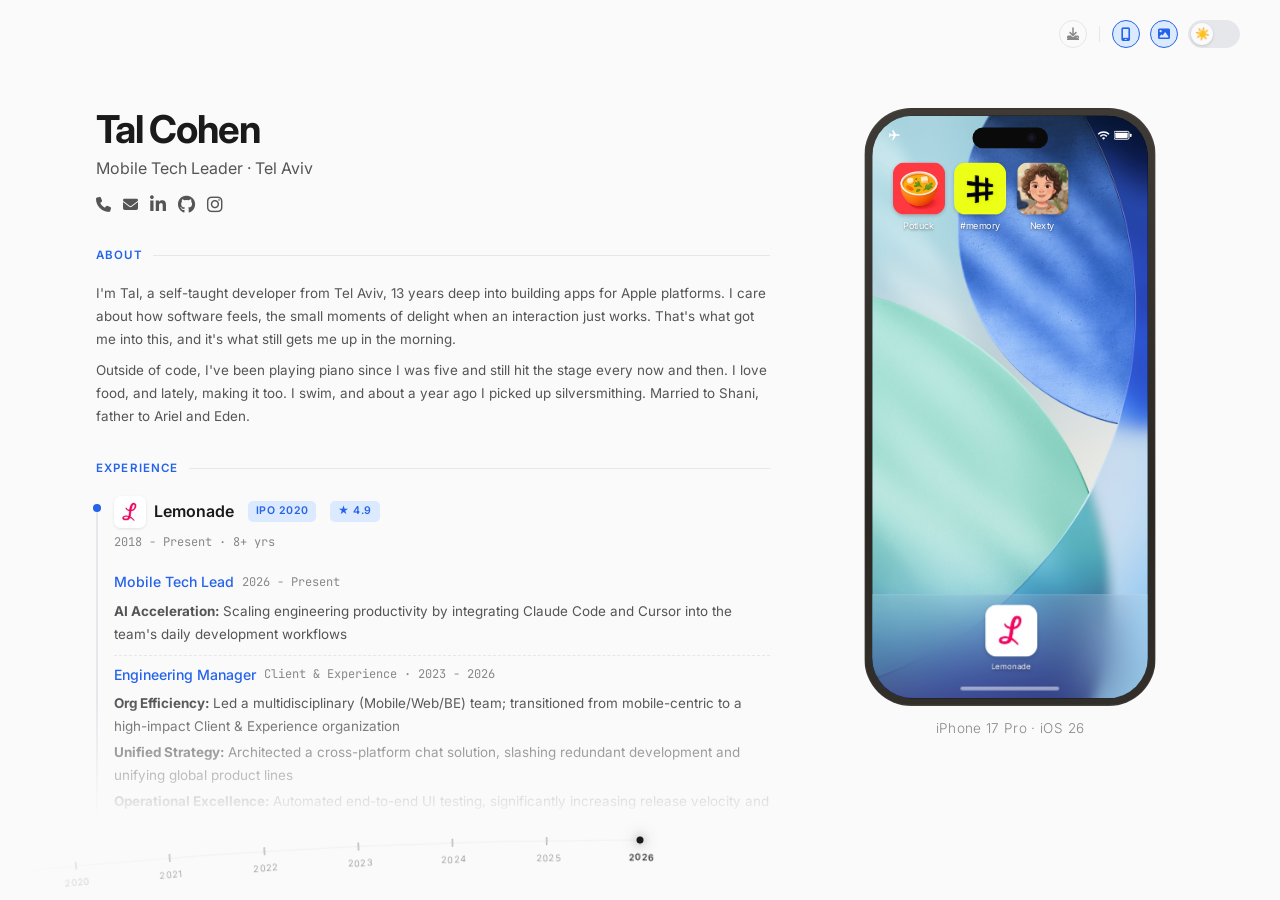
<file: index.html>
<!--
  ╔══════════════════════════════════════════════════════════╗
  ║                                                          ║
  ║   Hey, you're looking at the source. Nice.              ║
  ║                                                          ║
  ║   Tal Cohen                                              ║
  ║   Mobile Tech Lead · Tel Aviv                            ║
  ║                                                          ║
  ║   talthent@gmail.com                                     ║
  ║   +972 52 572 3333                                       ║
  ║   linkedin.com/in/tal-cohen-ios                          ║
  ║   github.com/talthent                                    ║
  ║   instagram.com/talthent                                 ║
  ║                                                          ║
  ╚══════════════════════════════════════════════════════════╝
-->
<!DOCTYPE html>
<html lang="en" data-theme="light" style="color-scheme: light dark">
<head>
  <meta charset="UTF-8">
  <meta name="viewport" content="width=device-width, initial-scale=1.0, viewport-fit=cover">
  <title>Tal Cohen - Mobile Tech Leader</title>
  <meta name="description" content="Tal Cohen - Mobile Tech Leader at Lemonade. 12+ years of iOS development through every iPhone generation.">
  <meta name="theme-color" content="#ffffff" id="themeColorMeta">
  <link rel="icon" href="data:image/svg+xml,<svg xmlns='http://www.w3.org/2000/svg' viewBox='0 0 100 100'><text y='.9em' font-size='90'>📱</text></svg>">
  <link rel="stylesheet" href="https://cdnjs.cloudflare.com/ajax/libs/font-awesome/6.5.1/css/all.min.css">
  <link rel="preconnect" href="https://fonts.googleapis.com">
  <link rel="preconnect" href="https://fonts.gstatic.com" crossorigin>
  <link href="https://fonts.googleapis.com/css2?family=Inter:wght@400;500;600;700&family=JetBrains+Mono:wght@400;500&display=swap" rel="stylesheet">
  <style>
    *, *::before, *::after { margin: 0; padding: 0; box-sizing: border-box; }

    :root {
      --sans: 'Inter', -apple-system, BlinkMacSystemFont, sans-serif;
      --mono: 'JetBrains Mono', monospace;
      --t: 0.3s ease;
      --spring: cubic-bezier(0.16, 1, 0.3, 1);
    }

    [data-theme="light"] {
      --bg: #fafafa; --card: #fff; --text: #1a1a1a; --dim: #555; --muted: #888;
      --accent: #2563eb; --accent-soft: #dbeafe; --border: #e5e7eb;
      --tag-bg: #f0f4ff; --tag-text: #2563eb;
      --shadow: 0 1px 3px rgba(0,0,0,0.06);
    }

    [data-theme="dark"] {
      --bg: #0f0f0f; --card: #1a1a1a; --text: #e5e5e5; --dim: #a3a3a3; --muted: #666;
      --accent: #60a5fa; --accent-soft: #1e3a5f; --border: #2a2a2a;
      --tag-bg: #1e293b; --tag-text: #93c5fd;
      --shadow: 0 1px 3px rgba(0,0,0,0.3);
    }

    html, body { height: 100%; background: var(--bg); }
    body {
      font-family: var(--sans); color: var(--text); line-height: 1.6;
      transition: background var(--t), color var(--t);
      -webkit-font-smoothing: antialiased; overflow: hidden;
    }

    /* Layout */
    .app {
      display: flex; flex-direction: column;
      height: 100vh; height: 100dvh;
      overflow: hidden; padding: 0 40px;
    }

    .app > * { opacity: 0; }
    .app.loaded > header { animation: fadeIn 1s ease forwards; }
    .app.loaded > .stage { animation: fadeIn 1.2s ease 0.2s forwards; }
    @keyframes fadeIn { to { opacity: 1; } }

    /* Header */
    header {
      z-index: 10; padding: 20px 0; flex-shrink: 0;
      display: flex; align-items: center; justify-content: space-between;
    }

    header h1 { font-size: 1.1rem; font-weight: 600; letter-spacing: -0.02em; white-space: nowrap; }

    .header-info {
      display: flex; align-items: baseline; gap: 16px;
      opacity: 0; transform: translateY(-8px);
      transition: opacity 0.3s, transform 0.3s;
      pointer-events: none;
    }
    .header-info.visible {
      opacity: 1; transform: translateY(0);
      pointer-events: auto;
    }

    .contact {
      display: flex; flex-wrap: wrap; gap: 12px; margin-left: 16px;
      font-size: 0.78rem; color: var(--muted); align-items: baseline;
    }
    .contact a, .hero-contact a { color: var(--dim); text-decoration: none; transition: color var(--t); display: inline-flex; align-items: center; }
    .contact a:hover, .hero-contact a:hover { color: var(--accent); }
    .contact a i { font-size: 14px; }
    .contact a .fa-solid { font-size: 12px; }
    .contact .sep { color: var(--border); }

    .actions { display: flex; align-items: center; gap: 10px; }

    .btn-pdf {
      padding: 5px 14px; border-radius: 980px;
      border: 1px solid var(--border); background: transparent;
      color: var(--dim); font-family: var(--sans); font-size: 0.78rem; font-weight: 500;
      cursor: pointer; transition: border-color var(--t), color var(--t);
      display: flex; align-items: center; gap: 6px;
    }
    .btn-pdf:hover { border-color: var(--accent); color: var(--accent); }

    .btn-round {
      width: 28px; height: 28px; border-radius: 50%;
      border: 1px solid var(--border); background: transparent;
      cursor: pointer; display: flex; align-items: center; justify-content: center;
      color: var(--muted); position: relative;
      transition: border-color var(--t), color var(--t), background var(--t);
    }
    .btn-round:hover { border-color: var(--dim); color: var(--dim); }
    .btn-round.active { border-color: var(--accent); background: var(--accent-soft); color: var(--accent); }

    .btn-about {
      padding: 5px 14px; border-radius: 980px;
      border: 1px solid var(--border); background: transparent;
      color: var(--dim); font-family: var(--sans); font-size: 0.78rem; font-weight: 500;
      cursor: pointer; transition: border-color var(--t), color var(--t);
    }
    .btn-about:hover { border-color: var(--accent); color: var(--accent); }

    .theme-toggle {
      width: 52px; height: 28px; border-radius: 14px;
      border: 1px solid var(--border); background: var(--border);
      cursor: pointer; display: flex; align-items: center; padding: 2px;
      transition: background var(--t), border-color var(--t);
    }
    .theme-toggle .knob {
      width: 22px; height: 22px; border-radius: 50%;
      background: var(--bg); display: flex; align-items: center; justify-content: center;
      font-size: 12px; box-shadow: 0 1px 3px rgba(0,0,0,0.15);
      transition: transform var(--t), background var(--t);
    }
    .theme-toggle .knob::after { content: '\2600\FE0F'; }
    [data-theme="dark"] .theme-toggle .knob { transform: translateX(24px); }
    [data-theme="dark"] .theme-toggle .knob::after { content: '\1F319'; }

    /* Stage */
    .stage { flex: 1; display: flex; min-height: 0; position: relative; justify-content: center; gap: 60px; }
    .stage::after {
      content: ''; position: absolute; left: -40px; right: -40px; bottom: 0; height: 200px;
      background: linear-gradient(to top, var(--bg) 40%, transparent);
      pointer-events: none; z-index: 1;
    }

    /* CV scroll */
    .cv {
      width: 680px; flex-shrink: 0; overflow-y: auto; overscroll-behavior: contain;
      padding: 0 0 140px 6px;
      scrollbar-width: none;
    }
    .cv::-webkit-scrollbar { display: none; }

.device-panel {
      width: 360px; flex-shrink: 0;
      display: flex; align-items: center; justify-content: center;
      overflow: visible; z-index: 5; padding: 20px 0 140px;
      transition: opacity 0.4s, width 0.6s var(--spring);
    }
    .collapsed .device-panel { opacity: 0; pointer-events: none; width: 0; }

    /* Hero */
    .hero {
      padding: 40px 0 32px;
    }
    .hero-name {
      font-size: 2.4rem; font-weight: 700; letter-spacing: -0.03em; line-height: 1.1;
    }
    .hero-title {
      font-size: 1rem; color: var(--dim); font-weight: 400; margin-top: 6px;
    }
    .hero-contact {
      display: flex; flex-wrap: wrap; gap: 12px; margin-top: 14px;
      font-size: 0.82rem; color: var(--muted);
    }
    .hero-contact a i { font-size: 18px; }
    .hero-contact a .fa-solid { font-size: 15px; }
    .hero-contact .sep { color: var(--border); }

    /* CV content */
    .section { margin-bottom: 32px; }
    .section h2 {
      font-size: 0.72rem; font-weight: 600; text-transform: uppercase;
      letter-spacing: 0.1em; color: var(--accent); margin-bottom: 18px;
      display: flex; align-items: center; gap: 10px;
    }
    .section h2::after { content: ''; flex: 1; height: 1px; background: var(--border); }

    .job {
      position: relative; padding-left: 18px; margin-bottom: 28px;
    }
    .job::before {
      content: ''; position: absolute; left: 0; top: 8px; bottom: -16px;
      width: 2px; background: var(--border);
    }
    .job:last-child::before { bottom: 8px; }
    .job::after {
      content: ''; position: absolute; left: -3px; top: 8px;
      width: 8px; height: 8px; border-radius: 50%; background: var(--accent);
    }

.row { display: flex; align-items: center; gap: 8px; }

    .icon-32 { width: 32px; height: 32px; border-radius: 7px; object-fit: cover; box-shadow: 0 1px 3px rgba(0,0,0,0.1); }
    .icon-20 { width: 20px; height: 20px; border-radius: 5px; object-fit: cover; vertical-align: middle; margin-right: 3px; }

    .company { font-size: 1rem; font-weight: 600; }

    .meta { display: flex; flex-wrap: wrap; gap: 8px; align-items: center; margin-top: 2px; }
    .role { font-size: 0.88rem; font-weight: 500; color: var(--accent); }
    .date { font-size: 0.75rem; color: var(--muted); font-family: var(--mono); }

    .desc { margin-top: 6px; font-size: 0.84rem; color: var(--dim); line-height: 1.7; }
    .desc ul { list-style: none; margin-top: 4px; }
    .desc li { margin-bottom: 3px; }

    .roles { margin-top: 10px; }
    .roles > div { padding: 6px 0; }
    .roles > div + div { border-top: 1px dashed var(--border); }

    .badge {
      display: inline-flex; font-size: 0.66rem; font-weight: 600;
      text-transform: uppercase; letter-spacing: 0.04em;
      padding: 2px 8px; border-radius: 5px;
      background: var(--accent-soft); color: var(--accent);
      margin-left: 6px; vertical-align: middle;
      transition: background var(--t), color var(--t);
    }

    .card {
      background: var(--card); border: 1px solid var(--border);
      border-radius: 12px; padding: 16px; margin-top: 10px;
      box-shadow: var(--shadow); transition: background var(--t), border-color var(--t);
    }
    .card h3 { font-size: 0.92rem; font-weight: 600; margin-bottom: 2px; }
    .card .sub { font-size: 0.75rem; color: var(--muted); font-family: var(--mono); margin-bottom: 6px; }
    .card p { font-size: 0.84rem; color: var(--dim); line-height: 1.6; }

    .tags { display: flex; flex-wrap: wrap; gap: 5px; margin-top: 8px; }
    .tag {
      font-size: 0.72rem; font-weight: 500; padding: 3px 9px; border-radius: 5px;
      background: var(--tag-bg); color: var(--tag-text);
      transition: background var(--t), color var(--t); white-space: nowrap;
    }

    .footer {
      text-align: center; padding: 32px 0 24px;
      font-size: 0.68rem; font-weight: 400; letter-spacing: 0.15em;
      text-transform: uppercase; color: var(--muted);
    }

    /* Device */
    .device { position: relative; flex-shrink: 0; cursor: default; transform-origin: center; }
    .device__frame { position: relative; overflow: hidden; width: var(--frame-w); height: var(--frame-h); border-radius: var(--frame-r); transition: width 0.7s var(--spring), height 0.7s var(--spring), border-radius 0.5s var(--spring), background 0.4s, border-color 0.4s; }
    .device__screen { position: absolute; overflow: hidden; display: flex; flex-direction: column; z-index: 1; top: var(--screen-top); left: var(--screen-side); right: var(--screen-side); bottom: var(--screen-bottom); border-radius: var(--screen-r); background: #000; transition: top 0.7s var(--spring), left 0.7s var(--spring), right 0.7s var(--spring), bottom 0.7s var(--spring), border-radius 0.5s var(--spring); }
    .device__wp { position: absolute; inset: 0; background-size: cover; background-position: center; transition: opacity 0.5s; }
    .device__bar { position: relative; z-index: 2; height: 20px; display: flex; align-items: flex-end; justify-content: space-between; padding: 0 12px; font-size: 7px; font-weight: 600; color: #fff; text-shadow: 0 0.5px 1px rgba(0,0,0,0.3); }
    .device__bar span { display: flex; align-items: flex-end; gap: 3px; }
    .device__grid { position: relative; z-index: 1; flex: 1; }
    .device__app { position: absolute; display: flex; flex-direction: column; align-items: center; gap: 3px; transition: left 0.5s var(--spring), top 0.5s var(--spring), transform 0.5s var(--spring), opacity 0.5s var(--spring); }
    .device__app.entering { opacity: 0; transform: scale(0.3); }
    .device__app.leaving { opacity: 0; transform: scale(0.3); pointer-events: none; }
    .device__app img { width: 40px; height: 40px; border-radius: 22%; object-fit: cover; box-shadow: 0 1px 3px rgba(0,0,0,0.2); }
    .device__app span { font-size: 7px; color: #fff; text-shadow: 0 0.5px 2px rgba(0,0,0,0.5); text-align: center; max-width: 44px; overflow: hidden; text-overflow: ellipsis; white-space: nowrap; }
    .device__dock { position: absolute; z-index: 3; bottom: 0; left: 0; right: 0; height: 80px; background: rgba(255,255,255,0.15); backdrop-filter: blur(20px); -webkit-backdrop-filter: blur(20px); border-top: 1px solid rgba(255,255,255,0.1); border-radius: 0 0 var(--screen-r) var(--screen-r); transition: border-radius 0.5s var(--spring); }
    .device__dock span { font-size: 6px; }
    .device__indicator { position: absolute; bottom: 6px; left: 50%; transform: translateX(-50%); width: 36%; height: 3px; border-radius: 2px; background: rgba(255,255,255,0.5); z-index: 3; transition: opacity 0.4s; }
    .device__home { position: absolute; bottom: 13px; left: 50%; transform: translateX(-50%); width: 32px; height: 32px; border-radius: 50%; border: 1.5px solid rgba(255,255,255,0.1); background: linear-gradient(180deg, #222, #1a1a1a); box-shadow: 0 1px 2px rgba(0,0,0,0.3), inset 0 1px 1px rgba(255,255,255,0.08); z-index: 5; transition: opacity 0.4s; }
    .device__home::after { content: ''; position: absolute; top: 50%; left: 50%; transform: translate(-50%,-50%); width: 22px; height: 22px; border-radius: 4px; border: 1px solid rgba(255,255,255,0.08); }
    [data-theme="dark"] .device__home { border-color: rgba(0,0,0,0.15); background: linear-gradient(180deg, #d0d0d0, #b8b8b8); }
    [data-theme="dark"] .device__home::after { border-color: rgba(0,0,0,0.12); }
    .device__notch { position: absolute; top: var(--screen-top); left: 50%; transform: translateX(-50%); width: var(--notch-w); height: var(--notch-h); background: #0a0a0a; border-radius: 0 0 8px 8px; z-index: 5; transition: opacity 0.4s, width 0.5s var(--spring), height 0.5s var(--spring), top 0.7s var(--spring); }
    .device__notch::after { content: ''; position: absolute; top: 4px; right: 14px; width: 4px; height: 4px; border-radius: 50%; background: radial-gradient(circle, #1a1a2e 30%, #0d0d1a 70%); box-shadow: 0 0 0 1px rgba(40,40,60,0.5); }
    .device__island { position: absolute; top: 14px; left: 50%; transform: translateX(-50%); width: var(--island-w); height: var(--island-h); background: #0a0a0a; border-radius: 50px; z-index: 5; transition: opacity 0.4s, width 0.5s var(--spring), height 0.5s var(--spring); }
    .device__island::after { content: ''; position: absolute; top: 50%; right: 10px; transform: translateY(-50%); width: 5px; height: 5px; border-radius: 50%; background: radial-gradient(circle, #1a1a2e 30%, #0d0d1a 70%); box-shadow: 0 0 0 1px rgba(40,40,60,0.4); }
    .device__side { position: absolute; z-index: 6; border-radius: 2px; transition: background 0.3s; }
    .device__side.power { right: -3px; top: 100px; height: 36px; width: 3px; border-radius: 0 2px 2px 0; background: linear-gradient(90deg, #1a1a1a, #2a2a2a, #1a1a1a); }
    .device__side.vol-up { left: -3px; top: 90px; height: 24px; width: 3px; border-radius: 2px 0 0 2px; background: linear-gradient(270deg, #1a1a1a, #2a2a2a, #1a1a1a); }
    .device__side.vol-down { left: -3px; top: 120px; height: 24px; width: 3px; border-radius: 2px 0 0 2px; background: linear-gradient(270deg, #1a1a1a, #2a2a2a, #1a1a1a); }
    .device__side.silent { left: -3px; top: 70px; width: 3px; height: 10px; border-radius: 2px 0 0 2px; background: linear-gradient(270deg, #1a1a1a, #2a2a2a, #1a1a1a); }
    [data-theme="dark"] .device__side.power { background: linear-gradient(90deg, #bbb, #d5d5d5, #bbb); }
    [data-theme="dark"] .device__side.vol-up, [data-theme="dark"] .device__side.vol-down, [data-theme="dark"] .device__side.silent { background: linear-gradient(270deg, #bbb, #d5d5d5, #bbb); }

    .device--classic .device__frame { background: linear-gradient(180deg, #2a2a2a, #1e1e1e, #181818); border: 1px solid rgba(255,255,255,0.06); }
    [data-theme="dark"] .device--classic .device__frame { background: linear-gradient(180deg, #e8e8e8, #d8d8d8, #ccc); border-color: rgba(255,255,255,0.3); }
    .device--notch .device__frame { background: linear-gradient(180deg, #2a2a2a, #1e1e1e, #181818); border: 1px solid rgba(255,255,255,0.06); }
    [data-theme="dark"] .device--notch .device__frame { background: linear-gradient(180deg, #e0e0e0, #d0d0d0, #c4c4c4); border-color: rgba(255,255,255,0.3); }
    .device--flat .device__frame { background: linear-gradient(180deg, #262626, #1a1a1a, #141414); border: 1px solid rgba(255,255,255,0.04); }
    [data-theme="dark"] .device--flat .device__frame { background: linear-gradient(180deg, #ddd, #ccc, #c0c0c0); border-color: rgba(255,255,255,0.3); }
    .device--island .device__frame { background: linear-gradient(180deg, #262626, #1a1a1a, #141414); border: 1px solid rgba(255,255,255,0.04); }
    [data-theme="dark"] .device--island .device__frame { background: linear-gradient(180deg, #ddd, #ccc, #c0c0c0); border-color: rgba(255,255,255,0.3); }
    .device--steel .device__frame { background: linear-gradient(160deg, #3a3a3a, #222, #444, #1a1a1a, #333, #252525, #3a3a3a) !important; }
    [data-theme="dark"] .device--steel .device__frame { background: linear-gradient(160deg, #eee, #d8d8d8, #f4f4f4, #ccc, #e0e0e0, #d0d0d0, #e8e8e8) !important; }
    .device--titanium .device__frame { background: linear-gradient(180deg, #3e3a36, #34302c, #2a2622, #322e2a) !important; }
    [data-theme="dark"] .device--titanium .device__frame { background: linear-gradient(180deg, #d2cdc6, #c4bfb7, #b8b3ab, #c0bbb3) !important; }
    .device__caption { text-align: center; margin-top: 10px; font-size: 0.65rem; font-weight: 300; letter-spacing: 0.03em; color: var(--muted); }

    /* Timeline */
    .timeline {
      position: absolute; bottom: 0; left: -40px; right: -40px; height: 100px; z-index: 2;
      padding: 0 40px;
      cursor: pointer; user-select: none; -webkit-user-select: none; overflow: hidden;
      -webkit-mask-image: linear-gradient(to right, transparent 0%, black 15%, black 85%, transparent 100%);
      mask-image: linear-gradient(to right, transparent 0%, black 15%, black 85%, transparent 100%);
    }
    .tl-inner { position: absolute; inset: 0; transform-origin: 0 0; transition: transform 0.8s var(--spring); will-change: transform; }
    .tl-svg { position: absolute; bottom: 10px; left: 40px; right: 40px; width: calc(100% - 80px); height: 70px; overflow: visible; }
    .tl-arc { fill: none; stroke: var(--border); stroke-width: 0.5; transition: stroke var(--t); }
    .tl-tick { position: absolute; height: 1px; background: var(--muted); opacity: 0.8; pointer-events: none; }
    .tl-year { position: absolute; font-family: var(--sans); font-size: 9px; font-weight: 300; letter-spacing: 0.04em; color: var(--muted); cursor: pointer; transition: color 0.6s var(--spring), font-weight 0.6s var(--spring); white-space: nowrap; }
    .tl-year.active { color: var(--text); font-weight: 500; }
    .tl-dot { position: absolute; z-index: 10; border-radius: 50%; width: 7px; height: 7px; transform: translate(-50%,-50%); background: var(--text); box-shadow: 0 0 6px 2px rgba(128,128,128,0.2), 0 0 14px 4px rgba(128,128,128,0.2); cursor: grab; transition: background var(--t); }
    .tl-dot:active { cursor: grabbing; }

    .print-only { display: none; }


    /* Print & responsive */
    @media print {
      .actions, .device-panel, .timeline, .footer, .stage::after, header, .screen-only { display: none; }
      .print-only { display: block; }
      body { background: #fff; color: #000; overflow: visible; height: auto; }
      .app { height: auto; overflow: visible; padding: 0; }
      .stage { display: block; gap: 0; }
      .cv { width: 100%; overflow: visible; padding: 0 20px; height: auto; }
      .hero { padding-top: 20px; }
      .hero-name { font-size: 2rem; }
      .hero-contact { font-size: 0.85rem; color: #555; margin-top: 8px; }
      .section { break-inside: avoid; }
      .job { break-inside: avoid; }
      .card { box-shadow: none; border-color: #ddd; break-inside: avoid; }
      .badge { border: 1px solid #ccc; background: #f5f5f5; color: #333; }
    }
    @media (max-width: 900px) { .device-panel { display: none; } header > div:first-child { flex-direction: column; gap: 4px; } #deviceToggle, #wpToggle { display: none; } }
    @media (max-width: 600px) { .app { padding: 0 16px; } .cv { width: 100%; } .contact { font-size: 0.7rem; gap: 8px; } .timeline { height: 96px; } .tl-svg { left: 16px; right: 16px; width: calc(100% - 32px); } }

    button, a, .timeline, .device { touch-action: manipulation; }
    .timeline { user-select: none; -webkit-user-select: none; }
    @media (prefers-reduced-motion: reduce) { *, *::before, *::after { animation-duration: 0.01ms !important; transition-duration: 0.01ms !important; } }
  </style>
</head>
<body>
  <div class="app">
    <header>
      <div class="header-info" id="headerInfo">
        <h1>Tal Cohen</h1>
        <div class="contact">
          <a href="tel:+972525723333" aria-label="Phone"><i class="fa-solid fa-phone"></i></a>
          <a href="mailto:talthent@gmail.com" aria-label="Email"><i class="fa-solid fa-envelope"></i></a>
          <a href="https://www.linkedin.com/in/tal-cohen-ios/" target="_blank" rel="noopener" aria-label="LinkedIn"><i class="fa-brands fa-linkedin-in"></i></a>
          <a href="https://github.com/talthent" target="_blank" rel="noopener" aria-label="GitHub"><i class="fa-brands fa-github"></i></a>
          <a href="https://www.instagram.com/talthent" target="_blank" rel="noopener" aria-label="Instagram"><i class="fa-brands fa-instagram"></i></a>
        </div>
      </div>
      <div class="actions">
        <a class="btn-round" href="assets/Tal_Cohen_CV.pdf" download="Tal Cohen - CV.pdf" aria-label="Download PDF">
          <i class="fa-solid fa-download" style="font-size:12px"></i>
        </a>
        <span style="width:1px;height:16px;background:var(--border);margin:0 2px"></span>
        <button class="btn-round active" id="deviceToggle" aria-label="Toggle device">
          <i class="fa-solid fa-mobile-screen" style="font-size:13px"></i>
        </button>
        <button class="btn-round" id="wpToggle" aria-label="Toggle wallpaper">
          <i class="fa-solid fa-image" style="font-size:12px"></i>
        </button>
        <button class="theme-toggle" id="themeToggle" aria-label="Toggle theme">
          <span class="knob"></span>
        </button>
      </div>
    </header>

    <div class="stage">
      <div class="cv" id="cv">
        <div class="hero" id="hero">
          <h2 class="hero-name">Tal Cohen</h2>
          <p class="hero-title">Mobile Tech Leader · Tel Aviv</p>
          <div class="hero-contact screen-only">
            <a href="tel:+972525723333" aria-label="Phone"><i class="fa-solid fa-phone"></i></a>
            <a href="mailto:talthent@gmail.com" aria-label="Email"><i class="fa-solid fa-envelope"></i></a>
            <a href="https://www.linkedin.com/in/tal-cohen-ios/" target="_blank" rel="noopener" aria-label="LinkedIn"><i class="fa-brands fa-linkedin-in"></i></a>
            <a href="https://github.com/talthent" target="_blank" rel="noopener" aria-label="GitHub"><i class="fa-brands fa-github"></i></a>
            <a href="https://www.instagram.com/talthent" target="_blank" rel="noopener" aria-label="Instagram"><i class="fa-brands fa-instagram"></i></a>
          </div>
          <div class="hero-contact print-only">
            +972 52 572 3333 · talthent@gmail.com
          </div>
        </div>

        <section class="section">
          <h2>About</h2>
          <div class="desc" style="margin-bottom:16px">
            <p>I'm Tal, a self-taught developer from Tel Aviv, 13 years deep into building apps for Apple platforms. I care about how software feels, the small moments of delight when an interaction just works. That's what got me into this, and it's what still gets me up in the&nbsp;morning.</p>
            <p style="margin-top:8px">Outside of code, I've been playing piano since I was five and still hit the stage every now and then. I love food, and lately, making it too. I swim, and about a year ago I picked up silversmithing. Married to Shani, father to Ariel and&nbsp;Eden.</p>
          </div>
        </section>

        <section class="section" id="expSection">
          <h2>Experience</h2>

          <div class="job">
            <div class="row">
              <img src="assets/lemonade.jpg" alt="Lemonade" class="icon-32">
              <span class="company">Lemonade</span>
              <span class="badge">IPO 2020</span>
              <span class="badge">&#9733; 4.9</span>
            </div>
            <span class="date">2018 - Present · 8+ yrs</span>
            <div class="roles">
              <div>
                <div class="meta"><span class="role">Mobile Tech Lead</span><span class="date">2026 - Present</span></div>
                <div class="desc"><ul><li><strong>AI Acceleration:</strong> Scaling engineering productivity by integrating Claude Code and Cursor into the team's daily development&nbsp;workflows</li></ul></div>
              </div>
              <div>
                <div class="meta"><span class="role">Engineering Manager</span><span class="date">Client & Experience · 2023 - 2026</span></div>
                <div class="desc"><ul>
                  <li><strong>Org Efficiency:</strong> Led a multidisciplinary (Mobile/Web/BE) team; transitioned from mobile-centric to a high-impact Client & Experience&nbsp;organization</li>
                  <li><strong>Unified Strategy:</strong> Architected a cross-platform chat solution, slashing redundant development and unifying global product&nbsp;lines</li>
                  <li><strong>Operational Excellence:</strong> Automated end-to-end UI testing, significantly increasing release velocity and reducing manual QA&nbsp;overhead</li>
                </ul></div>
              </div>
              <div>
                <div class="meta"><span class="role">Founding iOS Dev → iOS Team Lead</span><span class="date">2018 - 2023</span></div>
                <div class="desc"><ul>
                  <li><strong>Core Build:</strong> Co-built the award winning Lemonade app and experience, including the pre hype AI-driven chat engine for global onboarding and&nbsp;claims</li>
                  <li><strong>Global Scaling:</strong> Architected the platform for multi-currency/language support across the US and&nbsp;Europe</li>
                  <li><strong>Leadership:</strong> Scaled the mobile org from 2 to 12 engineers; founded the Mobile Guild to standardize DX and performance. Identified mobile native experience opportunities to fuel&nbsp;growth.</li>
                  <li><strong>Platform Evolution:</strong> Overhauled mobile architecture to support autonomous squad-based scaling and heavy test&nbsp;automation</li>
                </ul></div>
              </div>
            </div>
          </div>

          <div class="job">
            <div class="row">
              <img src="assets/glance.png" alt="Glance Fashion" class="icon-32">
              <span class="company">Glance Fashion</span>
            </div>
            <div class="meta"><span class="role">Senior iOS Developer</span><span class="date">Mar 2017 - Dec 2017</span></div>
            <div class="desc"><p>Social media platform for creating, editing, sharing and discovering fashion&nbsp;videos.</p></div>
          </div>

          <div class="job">
            <span class="company">Life On Air <span class="badge">Acquired by Epic Games 2019</span></span>
            <div class="meta"><span class="role">iOS Developer</span><span class="date">May 2014 - Nov 2016</span></div>
            <div class="desc">
              <p>Part of a small, high-caliber team building social apps around live&nbsp;video.</p>
              <ul>
                <li><img src="assets/houseparty.png" alt="Houseparty" class="icon-20"><strong>Houseparty</strong>: Built the entire app from scratch. End-to-end architecture and product design. Integrated real-time messaging and WebRTC live video. Reached #2 on the overall App Store&nbsp;chart</li>
                <li><img src="assets/meerkat.png" alt="Meerkat" class="icon-20"><strong>Meerkat</strong>: Live broadcast app on Twitter's social graph that gained massive&nbsp;traction</li>
                <li><img src="assets/yevvo.png" alt="Yevvo" class="icon-20"><strong>Yevvo</strong>: Joined mid-project and rewrote major portions of the&nbsp;codebase</li>
              </ul>
            </div>
          </div>

          <div class="job">
            <span class="company">Musician</span>
            <div class="meta"><span class="role">Self-Employed</span><span class="date">2010 - Apr 2014</span></div>
            <div class="desc">
              <p>Ran a home music studio, teaching piano, creating and producing music. Worked as a pianist and performed live shows with singers and productions across Israel and abroad. This would have been my alternate&nbsp;universe.</p>
            </div>
          </div>

          <div class="job">
            <span class="company">IDF Military Band · <span style="font-family:'Arial Hebrew','Heebo',-apple-system,sans-serif">להקה צבאית</span></span>
            <div class="meta"><span class="role">Band Commander & Pianist</span><span class="date">Jan 2007 - Jan 2010</span></div>
            <div class="desc">
              <p>Led and performed with a military band. Managed rehearsals, arranged music, and performed at official ceremonies and events throughout&nbsp;service.</p>
            </div>
          </div>
        </section>

        <section class="section">
          <h2>Side Projects</h2>
          <div class="card" style="margin-bottom:12px">
            <div class="row" style="margin-bottom:4px"><img src="assets/nexty.jpeg" alt="Nexty" class="icon-32"><h3>Nexty</h3></div>
            <div class="sub">2026 - Present</div>
            <p>A visual daily schedule app for Apple TV, built for my son who has ASD. Turns the living room TV into a calm, glanceable schedule, showing what's happening now, what's next, and the rest of the day. Includes a web dashboard for remote editing, weekly templates, and bilingual support.&nbsp;*†</p>
            <div class="tags"><span class="tag">tvOS</span><span class="tag">SwiftUI</span></div>
          </div>
          <div class="card" style="margin-bottom:12px">
            <div class="row" style="margin-bottom:4px"><img src="assets/memory.png" alt="#memory" class="icon-32"><h3>#memory</h3></div>
            <div class="sub">2024 - Present</div>
            <p>Helped build a brain extension note-taking app for macOS and iOS. Built the macOS app and performed code review for the iOS&nbsp;app.</p>
            <div class="tags"><span class="tag">macOS</span><span class="tag">iOS</span></div>
          </div>
          <div class="card">
            <div class="row" style="margin-bottom:4px"><img src="assets/potluck.jpg" alt="Potluck Recipes" class="icon-32"><h3>Potluck Recipes</h3><span class="badge">&#9733; 4.8</span></div>
            <div class="sub">Oct 2019 - Present</div>
            <p>Co-founded with my wife, a cookbook app to keep and share favorite family recipes. Supports 7 languages with over 100k recipes created by users. Started as a React Native project, migrated to native Swift, and later completely rewritten in VueJS + Ionic for full cross-platform&nbsp;support.</p>
            <div class="tags"><span class="tag">VueJS</span><span class="tag">Ionic</span><span class="tag">React Native</span></div>
          </div>
          <p style="font-size:0.62rem;color:var(--muted);margin-top:16px;line-height:1.5">*† Bryan, L. C., & Gast, D. L. (2000). Teaching on-task and on-schedule behaviors to high-functioning children with autism via picture schedules. <em>Journal of Autism and Developmental Disorders, 30</em>(6), 553–567. <a href="https://doi.org/10.1023/A:1005687310346" target="_blank" rel="noopener"&nbsp;style="color:var(--muted)">https://doi.org/10.1023/A:1005687310346</a></p>
        </section>
      </div>

      <div class="device-panel" id="devicePanel"></div>
      <div class="timeline" id="timeline"></div>
    </div>
  </div>

  <script>
  const CAREER_DATA = [
    { year: 2014, device: { model: 'iPhone 6', era: 'classic', ios: 8 }, apps: [{ name: 'Yevvo', icon: 'assets/yevvo.png', dock: true }, { name: 'Meerkat', icon: 'assets/meerkat.png', dock: true }], wallpaper: 'assets/wallpapers/ios8.png' },
    { year: 2015, device: { model: 'iPhone 6s', era: 'classic', ios: 9 }, apps: [{ name: 'Meerkat', icon: 'assets/meerkat.png', dock: true }, { name: 'Houseparty', icon: 'assets/houseparty.png', dock: true }], wallpaper: 'assets/wallpapers/ios9.png' },
    { year: 2016, device: { model: 'iPhone 7', era: 'classic', ios: 10 }, apps: [{ name: 'Houseparty', icon: 'assets/houseparty.png', dock: true }], wallpaper: 'assets/wallpapers/ios10.jpeg' },
    { year: 2017, device: { model: 'iPhone X', era: 'notch', ios: 11 }, apps: [{ name: 'Glance', icon: 'assets/glance.png', dock: true }], wallpaper: 'assets/wallpapers/ios11.jpeg' },
    { year: 2018, device: { model: 'iPhone XS', era: 'notch', ios: 12 }, apps: [{ name: 'Lemonade', icon: 'assets/lemonade.jpg', dock: true }], wallpaper: 'assets/wallpapers/ios12.jpeg' },
    { year: 2019, device: { model: 'iPhone 11 Pro', era: 'notch', ios: 13, material: 'steel' }, apps: [{ name: 'Lemonade', icon: 'assets/lemonade.jpg', dock: true }, { name: 'Potluck', icon: 'assets/potluck.jpg' }], wallpaper: 'assets/wallpapers/ios13.png' },
    { year: 2020, device: { model: 'iPhone 12 Pro', era: 'flat', ios: 14, material: 'steel' }, apps: [{ name: 'Lemonade', icon: 'assets/lemonade.jpg', dock: true }, { name: 'Potluck', icon: 'assets/potluck.jpg' }], wallpaper: 'assets/wallpapers/ios14.jpg' },
    { year: 2021, device: { model: 'iPhone 13 Pro', era: 'flat', ios: 15, material: 'steel' }, apps: [{ name: 'Lemonade', icon: 'assets/lemonade.jpg', dock: true }, { name: 'Potluck', icon: 'assets/potluck.jpg' }], wallpaper: 'assets/wallpapers/ios15.jpg' },
    { year: 2022, device: { model: 'iPhone 14 Pro', era: 'island', ios: 16, material: 'steel' }, apps: [{ name: 'Lemonade', icon: 'assets/lemonade.jpg', dock: true }, { name: 'Potluck', icon: 'assets/potluck.jpg' }], wallpaper: 'assets/wallpapers/ios16.jpg' },
    { year: 2023, device: { model: 'iPhone 15 Pro', era: 'island', ios: 17, material: 'titanium' }, apps: [{ name: 'Lemonade', icon: 'assets/lemonade.jpg', dock: true }, { name: 'Potluck', icon: 'assets/potluck.jpg' }], wallpaper: 'assets/wallpapers/ios17.jpg' },
    { year: 2024, device: { model: 'iPhone 16 Pro', era: 'island', ios: 18, material: 'titanium' }, apps: [{ name: 'Lemonade', icon: 'assets/lemonade.jpg', dock: true }, { name: 'Potluck', icon: 'assets/potluck.jpg' }, { name: '#memory', icon: 'assets/memory.png' }], wallpaper: 'assets/wallpapers/ios18.png' },
    { year: 2025, device: { model: 'iPhone 17 Pro', era: 'island', ios: 26, material: 'titanium' }, apps: [{ name: 'Lemonade', icon: 'assets/lemonade.jpg', dock: true }, { name: 'Potluck', icon: 'assets/potluck.jpg' }, { name: '#memory', icon: 'assets/memory.png' }], wallpaper: 'assets/wallpapers/ios26.jpg' },
    { year: 2026, device: { model: 'iPhone 17 Pro', era: 'island', ios: 26, material: 'titanium' }, apps: [{ name: 'Lemonade', icon: 'assets/lemonade.jpg', dock: true }, { name: 'Potluck', icon: 'assets/potluck.jpg' }, { name: '#memory', icon: 'assets/memory.png' }, { name: 'Nexty', icon: 'assets/nexty.jpeg' }], wallpaper: 'assets/wallpapers/ios26.jpg' }
  ];

  const WALLPAPER_GRADIENTS = { 8:'linear-gradient(135deg,#1a2a6c,#b21f1f,#fdbb2d)', 9:'linear-gradient(135deg,#667db6,#0082c8,#667db6)', 10:'linear-gradient(135deg,#2c3e50,#3498db)', 11:'linear-gradient(135deg,#0f9b8e,#24c6dc,#514a9d)', 12:'linear-gradient(135deg,#ff6e7f,#bfe9ff)', 13:'linear-gradient(135deg,#0a0a2e,#1a1a4e,#2d1b69)', 14:'linear-gradient(135deg,#a8edea,#fed6e3)', 15:'linear-gradient(135deg,#c9d6ff,#e2e2e2)', 16:'linear-gradient(135deg,#f12711,#f5af19)', 17:'linear-gradient(135deg,#fceabb,#f8b500)', 18:'linear-gradient(135deg,#4158d0,#c850c0,#ffcc70)', 26:'linear-gradient(135deg,#a18cd1,#fbc2eb)' };

  // ── State ──
  const State = (() => {
    const totalYears = CAREER_DATA.length;
    const firstYear = CAREER_DATA[0].year;
    const lastYear = CAREER_DATA[totalYears - 1].year;
    let currentIndex = totalYears - 1;
    const listeners = [];
    return {
      subscribe: fn => listeners.push(fn),
      goTo: (index, force) => { if (index >= 0 && index < totalYears && (index !== currentIndex || force)) { currentIndex = index; listeners.forEach(fn => fn(currentIndex)); } },
      prev: () => State.goTo(currentIndex - 1),
      next: () => State.goTo(currentIndex + 1),
      get: () => currentIndex,
      data: index => CAREER_DATA[index ?? currentIndex],
      count: totalYears, start: firstYear, end: lastYear
    };
  })();

  // ── Device ──
  const Device = (() => {
    const ERA_SPECS = {
      classic: { frameW:210, frameH:420, frameR:42, screenTop:70, screenSide:12, screenBottom:70, screenR:3, notchW:0, notchH:0, islandW:0, islandH:0 },
      notch:   { frameW:224, frameH:460, frameR:38, screenTop:8,  screenSide:8,  screenBottom:8,  screenR:30, notchW:38, notchH:16, islandW:0, islandH:0 },
      flat:    { frameW:224, frameH:460, frameR:36, screenTop:5,  screenSide:5,  screenBottom:5,  screenR:31, notchW:30, notchH:14, islandW:0, islandH:0 },
      island:  { frameW:224, frameH:460, frameR:36, screenTop:5,  screenSide:5,  screenBottom:5,  screenR:31, notchW:0,  notchH:0,  islandW:26, islandH:16 },
    };
    const PLAIN_WALLPAPER = 'linear-gradient(145deg,#2d2926,#3d3835,#4a4440)';
    let deviceEl, frameEl, screenEl, captionEl, homeBtnEl, notchEl, islandEl, homeIndicatorEl, wallpaperFrontEl, wallpaperBackEl, dockEl, iconsGridEl;
    let wallpaperFrontIsA = true, wallpapersEnabled = true, isFirstRender = true;
    const currentDockApps = new Map(), currentGridApps = new Map();

    function createElement(parent, className) { const el = document.createElement('div'); el.className = className; parent.appendChild(el); return el; }

    function init(container) {
      const preloaded = new Set();
      CAREER_DATA.forEach(yearData => yearData.apps.forEach(app => { if (!preloaded.has(app.icon)) { preloaded.add(app.icon); new Image().src = app.icon; } }));

      deviceEl = createElement(container, 'device');
      frameEl = createElement(deviceEl, 'device__frame');
      homeBtnEl = createElement(frameEl, 'device__home');
      notchEl = createElement(frameEl, 'device__notch');
      islandEl = createElement(frameEl, 'device__island');
      screenEl = createElement(frameEl, 'device__screen');
      wallpaperFrontEl = createElement(screenEl, 'device__wp'); wallpaperBackEl = createElement(screenEl, 'device__wp'); wallpaperBackEl.style.opacity = '0';
      const statusBar = createElement(screenEl, 'device__bar');
      statusBar.innerHTML = '<span><svg width="10" height="10" viewBox="0 0 24 24" fill="white"><g transform="translate(12,12) rotate(90) translate(-12,-12)"><path d="M21 16v-2l-8-5V3.5A1.5 1.5 0 0011.5 2 1.5 1.5 0 0010 3.5V9l-8 5v2l8-2.5V19l-2 1.5V22l3.5-1 3.5 1v-1.5L13 19v-5.5l8 2.5z"/></g></svg></span><span><svg width="10" height="10" viewBox="0 0 24 24" fill="white"><path d="M1 9l2 2c4.97-4.97 13.03-4.97 18 0l2-2C16.93 2.93 7.08 2.93 1 9zm8 8l3 3 3-3a4.237 4.237 0 00-6 0zm-4-4l2 2a7.074 7.074 0 0110 0l2-2C15.14 9.14 8.87 9.14 5 13z"/></svg><svg width="14" height="10" viewBox="0 0 28 14" fill="white"><rect x="0" y="1" width="23" height="12" rx="2" ry="2" fill="none" stroke="white" stroke-width="1.5"/><rect x="2" y="3" width="19" height="8" rx="1" ry="1"/><rect x="24.5" y="4.5" width="2.5" height="5" rx="1" ry="1"/></svg></span>';
      iconsGridEl = createElement(screenEl, 'device__grid');
      dockEl = createElement(screenEl, 'device__dock');
      homeIndicatorEl = createElement(screenEl, 'device__indicator');
      ['power','vol-up','vol-down','silent'].forEach(button => createElement(frameEl, 'device__side ' + button));
      captionEl = createElement(deviceEl, 'device__caption');
      State.subscribe(() => update());
    }

    function update() {
      const yearData = State.data(), spec = ERA_SPECS[yearData.device.era], era = yearData.device.era;
      const style = deviceEl.style;
      style.setProperty('--frame-w', spec.frameW+'px'); style.setProperty('--frame-h', spec.frameH+'px'); style.setProperty('--frame-r', spec.frameR+'px');
      style.setProperty('--screen-top', spec.screenTop+'px'); style.setProperty('--screen-side', spec.screenSide+'px'); style.setProperty('--screen-bottom', spec.screenBottom+'px'); style.setProperty('--screen-r', spec.screenR+'px');
      style.setProperty('--notch-w', spec.notchW+'%'); style.setProperty('--notch-h', spec.notchH+'px'); style.setProperty('--island-w', spec.islandW+'%'); style.setProperty('--island-h', spec.islandH+'px');
      deviceEl.className = `device device--${era}${yearData.device.material ? ' device--'+yearData.device.material : ''}`;
      homeBtnEl.style.opacity = era === 'classic' ? '1' : '0';
      notchEl.style.opacity = (era === 'notch' || era === 'flat') ? '1' : '0';
      islandEl.style.opacity = era === 'island' ? '1' : '0';
      homeIndicatorEl.style.opacity = era !== 'classic' ? '1' : '0';
      captionEl.textContent = yearData.device.model + ' \u00b7 iOS ' + yearData.device.ios;
      updateWallpaper(yearData);
      diffApps(dockEl, currentDockApps, yearData.apps.filter(app => app.dock), calcDockPositions, spec);
      diffApps(iconsGridEl, currentGridApps, yearData.apps.filter(app => !app.dock), calcGridPositions, spec);
    }

    function updateWallpaper(yearData) {
      const gradient = wallpapersEnabled ? (WALLPAPER_GRADIENTS[yearData.device.ios] || WALLPAPER_GRADIENTS[26]) : PLAIN_WALLPAPER;
      if (isFirstRender) { isFirstRender = false; wallpaperFrontEl.style.backgroundImage = gradient; wallpaperFrontEl.style.opacity = '1'; if (wallpapersEnabled && yearData.wallpaper) { const img = new Image(); img.onload = () => { wallpaperFrontEl.style.backgroundImage = `url(${yearData.wallpaper})`; }; img.src = yearData.wallpaper; } return; }
      const backLayer = wallpaperFrontIsA ? wallpaperBackEl : wallpaperFrontEl, frontLayer = wallpaperFrontIsA ? wallpaperFrontEl : wallpaperBackEl;
      backLayer.style.transition = 'none'; backLayer.style.opacity = '1'; backLayer.style.backgroundImage = gradient; backLayer.style.zIndex = '0'; frontLayer.style.zIndex = '1';
      if (wallpapersEnabled && yearData.wallpaper) { const img = new Image(); img.onload = () => { backLayer.style.backgroundImage = `url(${yearData.wallpaper})`; }; img.src = yearData.wallpaper; }
      requestAnimationFrame(() => { frontLayer.style.transition = 'opacity 0.5s'; frontLayer.style.opacity = '0'; });
      wallpaperFrontIsA = !wallpaperFrontIsA;
    }

    function setWallpapersEnabled(enabled) { wallpapersEnabled = enabled; update(); }

    function calcGridPositions(appCount, spec) {
      const columns = 4, iconSize = 40, containerWidth = spec.frameW - 2*spec.screenSide, padding = 16, gapX = (containerWidth - padding*2 - columns*iconSize)/(columns-1);
      return Array.from({length:appCount}, (_,i) => ({ left: padding + (i%columns)*(iconSize+gapX), top: 16 + Math.floor(i/columns)*(iconSize+29) }));
    }

    function calcDockPositions(appCount, spec) {
      const iconSize = 40, gap = 16, containerWidth = spec.frameW - 2*spec.screenSide, totalWidth = appCount*iconSize+(appCount-1)*gap, startX = (containerWidth-totalWidth)/2;
      return Array.from({length:appCount}, (_,i) => ({ left: startX + i*(iconSize+gap), top: 7 }));
    }

    function diffApps(container, activeApps, newApps, positionFn, spec) {
      const newAppNames = new Set(newApps.map(app => app.name));
      for (const [name, element] of activeApps) { if (!newAppNames.has(name)) { element.classList.add('leaving'); element.addEventListener('transitionend', () => element.remove(), {once:true}); activeApps.delete(name); } }
      const positions = positionFn(newApps.length, spec);
      newApps.forEach((app, index) => {
        const position = positions[index];
        if (!activeApps.has(app.name)) {
          const appEl = document.createElement('div'); appEl.className = 'device__app entering';
          const iconImg = document.createElement('img'); iconImg.src = app.icon; iconImg.alt = app.name; iconImg.width = 40; iconImg.height = 40; appEl.appendChild(iconImg);
          const label = document.createElement('span'); label.textContent = app.name; appEl.appendChild(label);
          appEl.style.left = position.left+'px'; appEl.style.top = position.top+'px';
          container.appendChild(appEl);
          requestAnimationFrame(() => requestAnimationFrame(() => appEl.classList.remove('entering')));
          activeApps.set(app.name, appEl);
        } else { const element = activeApps.get(app.name); element.style.left = position.left+'px'; element.style.top = position.top+'px'; }
      });
    }

    return { init, setWallpapersEnabled };
  })();

  // ── Timeline ──
  const Timeline = (() => {
    let svgEl, arcPath, containerEl, innerEl, indicatorDot;
    let yearLabels = [], yearTicks = [], yearPoints = [];
    let isDragging = false, arcLength = 0;
    const FIRST_YEAR = State.start, LAST_YEAR = State.end, YEAR_SPAN = LAST_YEAR - FIRST_YEAR;

    function init(container) {
      containerEl = container;
      innerEl = document.createElement('div'); innerEl.className = 'tl-inner'; containerEl.appendChild(innerEl);
      svgEl = document.createElementNS('http://www.w3.org/2000/svg', 'svg');
      svgEl.setAttribute('viewBox', '0 0 1000 100'); svgEl.setAttribute('preserveAspectRatio', 'none'); svgEl.classList.add('tl-svg');
      arcPath = document.createElementNS('http://www.w3.org/2000/svg', 'path');
      arcPath.setAttribute('d', 'M 30,85 Q 500,10 970,85'); arcPath.setAttribute('class', 'tl-arc');
      svgEl.appendChild(arcPath); innerEl.appendChild(svgEl); arcLength = arcPath.getTotalLength();

      for (let year = FIRST_YEAR; year <= LAST_YEAR; year++) {
        const progress = (year - FIRST_YEAR) / YEAR_SPAN;
        const tickEl = document.createElement('div'); tickEl.className = 'tl-tick'; innerEl.appendChild(tickEl); yearTicks.push({ el: tickEl, progress });
        const labelEl = document.createElement('div'); labelEl.className = 'tl-year'; labelEl.textContent = year; labelEl.dataset.year = year;
        labelEl.addEventListener('click', event => { event.stopPropagation(); State.goTo(year - FIRST_YEAR); });
        innerEl.appendChild(labelEl); yearLabels.push(labelEl);
      }
      indicatorDot = document.createElement('div'); indicatorDot.className = 'tl-dot'; containerEl.appendChild(indicatorDot);
      layoutElements(); positionIndicator();
      window.addEventListener('resize', () => { layoutElements(); positionIndicator(); scrollToYear(State.get()); });

      containerEl.addEventListener('mousedown', onDragStart); containerEl.addEventListener('touchstart', onDragStart, { passive: false });
      window.addEventListener('mousemove', onDragMove); window.addEventListener('touchmove', onDragMove, { passive: false });
      window.addEventListener('mouseup', () => isDragging = false); window.addEventListener('touchend', () => isDragging = false);
      containerEl.addEventListener('wheel', event => { event.preventDefault(); (event.deltaY > 0 || event.deltaX > 0) ? State.next() : State.prev(); }, { passive: false });

      State.subscribe(index => { scrollToYear(index); yearLabels.forEach(label => label.classList.toggle('active', parseInt(label.dataset.year) - FIRST_YEAR === index)); });
    }

    function getPointOnArc(progress) {
      const svgPoint = arcPath.getPointAtLength(progress * arcLength), svgRect = svgEl.getBoundingClientRect(), innerRect = innerEl.getBoundingClientRect();
      return { x: svgRect.left - innerRect.left + (svgPoint.x / 1000) * svgRect.width, y: svgRect.top - innerRect.top + (svgPoint.y / 100) * svgRect.height };
    }

    function getTangentAngle(progress) {
      const length = progress * arcLength, pointBefore = arcPath.getPointAtLength(Math.max(0, length - 2)), pointAfter = arcPath.getPointAtLength(Math.min(arcLength, length + 2)), svgRect = svgEl.getBoundingClientRect();
      return Math.atan2((pointAfter.y - pointBefore.y) / 100 * svgRect.height, (pointAfter.x - pointBefore.x) / 1000 * svgRect.width);
    }

    function layoutElements() {
      innerEl.style.transition = 'none'; innerEl.style.transform = 'none'; innerEl.offsetHeight; yearPoints = [];
      yearTicks.forEach(({ el, progress }) => { const point = getPointOnArc(progress), angle = getTangentAngle(progress) - Math.PI / 2; el.style.left = point.x + 'px'; el.style.top = point.y + 'px'; el.style.width = '8px'; el.style.transform = `translate(-50%,-50%) rotate(${angle + Math.PI}rad)`; });
      yearLabels.forEach(label => { const year = parseInt(label.dataset.year), progress = (year - FIRST_YEAR) / YEAR_SPAN, point = getPointOnArc(progress), angle = getTangentAngle(progress), degrees = angle * 180 / Math.PI; label.style.left = point.x + 'px'; label.style.top = (point.y + 10) + 'px'; label.style.transform = `translateX(-50%) rotate(${degrees}deg)`; yearPoints.push({ x: point.x, y: point.y, angle }); });
      requestAnimationFrame(() => innerEl.style.transition = '');
    }

    function positionIndicator() { indicatorDot.style.left = containerEl.offsetWidth / 2 + 'px'; indicatorDot.style.top = containerEl.offsetHeight * 0.4 + 'px'; }

    function scrollToYear(index) { if (!yearPoints.length) return; const centerX = containerEl.offsetWidth / 2, centerY = containerEl.offsetHeight * 0.4, point = yearPoints[index], degrees = point.angle * 180 / Math.PI; innerEl.style.transform = `translate(${centerX}px,${centerY}px) rotate(${-degrees}deg) translate(${-point.x}px,${-point.y}px)`; }

    function onDragStart(event) { isDragging = true; onDragMove(event); }
    function onDragMove(event) { if (!isDragging) return; event.preventDefault(); const rect = containerEl.getBoundingClientRect(), clientX = (event.touches ? event.touches[0].clientX : event.clientX), relativeX = (clientX - rect.left) / rect.width, currentIndex = State.get(), newIndex = Math.round(Math.max(0, Math.min(YEAR_SPAN, currentIndex + (relativeX - 0.5) * 6))); if (newIndex !== currentIndex) State.goTo(newIndex); }

    return { init };
  })();

  // ── Boot ──
  (() => {
    function boot() {
      // Theme
      const saved = localStorage.getItem('theme');
      if (saved) document.documentElement.setAttribute('data-theme', saved);
      else if (matchMedia('(prefers-color-scheme:dark)').matches) document.documentElement.setAttribute('data-theme', 'dark');
      const meta = document.getElementById('themeColorMeta');
      meta.content = document.documentElement.dataset.theme === 'dark' ? '#0f0f0f' : '#fafafa';

      document.getElementById('themeToggle').addEventListener('click', () => {
        const next = document.documentElement.dataset.theme === 'light' ? 'dark' : 'light';
        document.documentElement.setAttribute('data-theme', next);
        document.documentElement.style.colorScheme = next;
        meta.content = next === 'dark' ? '#0f0f0f' : '#fafafa';
        localStorage.setItem('theme', next);
      });

      // Device + Timeline
      Device.init(document.getElementById('devicePanel'));
      Timeline.init(document.getElementById('timeline'));

      // Keyboard
      document.addEventListener('keydown', e => {
        if (e.key === 'ArrowLeft') { e.preventDefault(); State.prev(); }
        else if (e.key === 'ArrowRight') { e.preventDefault(); State.next(); }
      });

      // Wallpaper toggle
      const wallpaperButton = document.getElementById('wpToggle');
      const wallpapersOn = localStorage.getItem('wallpapers') !== 'off';
      wallpaperButton.classList.toggle('active', wallpapersOn);
      Device.setWallpapersEnabled(wallpapersOn);
      wallpaperButton.addEventListener('click', () => {
        const enabled = !wallpaperButton.classList.contains('active');
        wallpaperButton.classList.toggle('active', enabled);
        Device.setWallpapersEnabled(enabled);
        localStorage.setItem('wallpapers', enabled ? 'on' : 'off');
      });

      // Device visibility toggle
      const deviceToggleButton = document.getElementById('deviceToggle');
      deviceToggleButton.addEventListener('click', () => {
        document.querySelector('.stage').classList.toggle('collapsed');
        deviceToggleButton.classList.toggle('active');
      });

      // Wheel navigation on device panel
      const devicePanel = document.querySelector('.device-panel');
      if (devicePanel) {
        let wheelAccumulator = 0;
        devicePanel.addEventListener('wheel', event => {
          event.preventDefault();
          const delta = Math.abs(event.deltaY) > Math.abs(event.deltaX) ? event.deltaY : event.deltaX;
          wheelAccumulator += delta;
          if (wheelAccumulator >= 200) { State.next(); wheelAccumulator = 0; }
          else if (wheelAccumulator <= -200) { State.prev(); wheelAccumulator = 0; }
        }, { passive: false });
      }

      // Show header info when hero scrolls out of view
      const heroElement = document.getElementById('hero');
      const headerInfoBar = document.getElementById('headerInfo');
      new IntersectionObserver(([entry]) => {
        headerInfoBar.classList.toggle('visible', !entry.isIntersecting);
      }, { root: document.getElementById('cv'), threshold: 0 }).observe(heroElement);

      // CV scroll position drives timeline year
      const cvScrollPanel = document.getElementById('cv');
      const maxYearIndex = State.count - 1;
      const experienceSection = document.getElementById('expSection');
      cvScrollPanel.addEventListener('scroll', () => {
        const scrollableHeight = cvScrollPanel.scrollHeight - cvScrollPanel.clientHeight;
        if (scrollableHeight <= 0) return;
        const scrollStart = experienceSection.offsetTop;
        const scrollEnd = experienceSection.offsetTop + experienceSection.offsetHeight * 0.7;
        const scrollRange = scrollEnd - scrollStart;
        const scrollProgress = Math.max(0, Math.min((cvScrollPanel.scrollTop - scrollStart) / scrollRange, 1));
        const yearIndex = Math.round(maxYearIndex - scrollProgress * maxYearIndex);
        if (yearIndex !== State.get()) State.goTo(yearIndex);
      }, { passive: true });

      // Scale device to fit available panel height
      function scaleDeviceToFit() {
        const deviceElement = document.querySelector('.device'); if (!deviceElement) return;
        const panelElement = document.getElementById('devicePanel');
        const availableHeight = panelElement.clientHeight - 160; // 20px top + 140px bottom padding
        deviceElement.style.transform = `scale(${Math.min(availableHeight / 490, 1.3)})`;
      }
      window.addEventListener('resize', scaleDeviceToFit);

      State.goTo(State.count - 1, true);
      requestAnimationFrame(() => { document.querySelector('.app').classList.add('loaded'); scaleDeviceToFit(); });
    }
    document.readyState === 'loading' ? document.addEventListener('DOMContentLoaded', boot) : boot();
  })();
  </script>
</body>
</html>
</file>
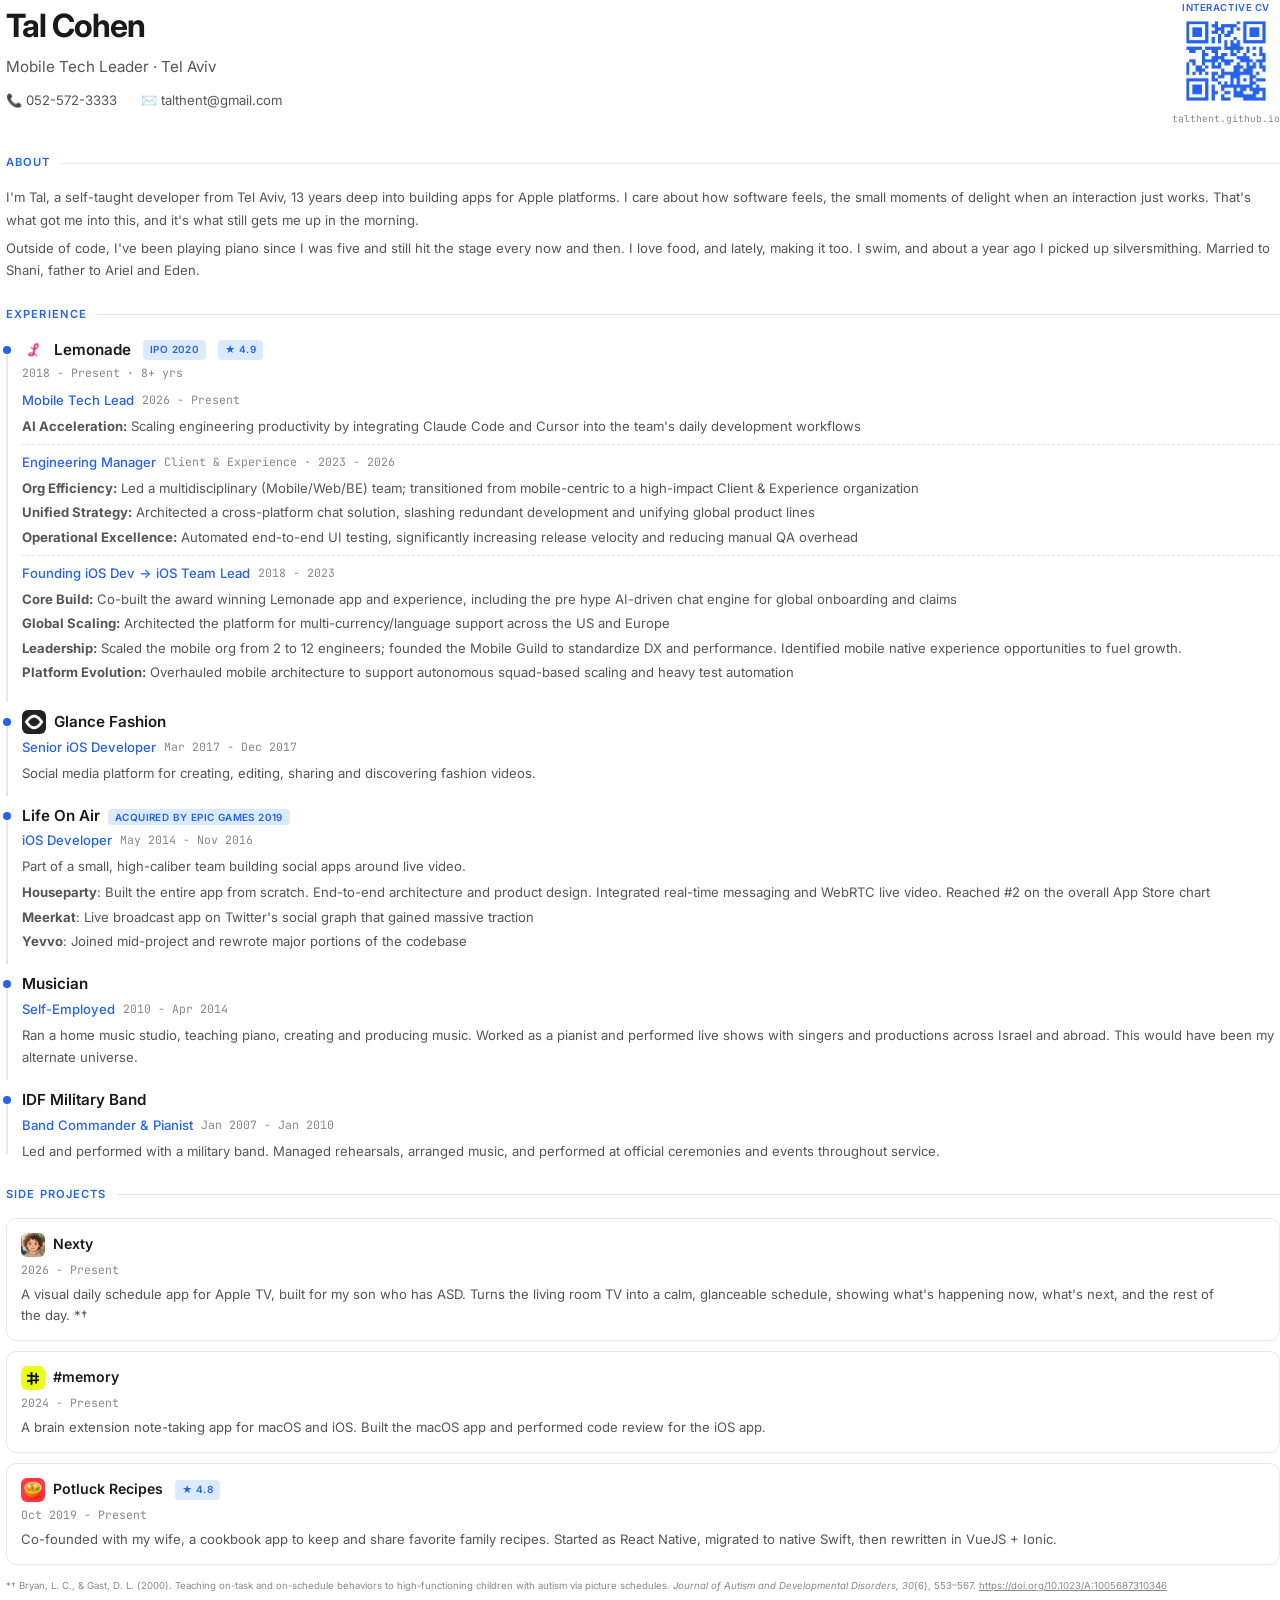
<file: cv-pdf.html>
<!DOCTYPE html>
<html lang="en">
<head>
  <meta charset="UTF-8">
  <link href="https://fonts.googleapis.com/css2?family=Inter:wght@400;500;600;700&family=JetBrains+Mono:wght@400;500&display=swap" rel="stylesheet">
  <style>
    *, *::before, *::after { margin: 0; padding: 0; box-sizing: border-box; }
    @page { margin: 10mm 12mm; }
    body { font-family: 'Inter', -apple-system, sans-serif; color: #1a1a1a; line-height: 1.6; padding: 0 0 0 6px; margin: 0; -webkit-font-smoothing: antialiased; font-size: 13px; }

    .hero { margin-bottom: 28px; display: flex; justify-content: space-between; align-items: flex-start; }
    .hero-left { flex: 1; }
    .hero h1 { font-size: 2rem; font-weight: 700; letter-spacing: -0.03em; }
    .hero .title { font-size: 0.95rem; color: #555; margin-top: 4px; }
    .hero .contact { font-size: 0.82rem; color: #555; margin-top: 10px; display: flex; gap: 24px; }
    .hero .contact span { display: flex; align-items: center; gap: 6px; }

    .qr-block { text-align: center; flex-shrink: 0; margin-left: 24px; }
    .qr-block a { display: block; text-decoration: none; }
    .qr-block img { width: 80px; height: 80px; }
    .qr-block .qr-label { font-size: 0.6rem; font-weight: 600; text-transform: uppercase; letter-spacing: 0.06em; color: #2563eb; margin-bottom: 6px; }
    .qr-block .qr-url { font-size: 0.6rem; color: #888; margin-top: 4px; font-family: 'JetBrains Mono', monospace; }

    .section { margin-bottom: 24px; }
    .section h2 {
      font-size: 0.7rem; font-weight: 600; text-transform: uppercase;
      letter-spacing: 0.1em; color: #2563eb; margin-bottom: 14px;
      display: flex; align-items: center; gap: 10px;
    }
    .section h2::after { content: ''; flex: 1; height: 1px; background: #e5e7eb; }

    .desc { font-size: 0.82rem; color: #555; line-height: 1.7; margin-top: 4px; }
    .desc ul { list-style: none; margin-top: 4px; }
    .desc li { margin-bottom: 2px; }
    .desc p + p { margin-top: 6px; }

    .job { position: relative; padding-left: 16px; margin-bottom: 20px; }
    .job::before { content: ''; position: absolute; left: 0; top: 8px; bottom: -12px; width: 2px; background: #e5e7eb; }
    .job:last-child::before { bottom: 8px; }
    .job::after { content: ''; position: absolute; left: -3px; top: 8px; width: 8px; height: 8px; border-radius: 50%; background: #2563eb; }

    .row { display: flex; align-items: center; gap: 8px; }
    .icon { width: 24px; height: 24px; border-radius: 6px; object-fit: cover; }
    .company { font-size: 0.95rem; font-weight: 600; }
    .meta { display: flex; flex-wrap: wrap; gap: 8px; align-items: center; margin-top: 2px; }
    .role { font-size: 0.82rem; font-weight: 500; color: #2563eb; }
    .date { font-size: 0.72rem; color: #888; font-family: 'JetBrains Mono', monospace; }
    .badge { font-size: 0.62rem; font-weight: 600; text-transform: uppercase; letter-spacing: 0.04em; padding: 2px 7px; border-radius: 4px; background: #dbeafe; color: #2563eb; margin-left: 4px; }
    .roles > div { padding: 5px 0; }
    .roles > div + div { border-top: 1px dashed #e5e7eb; }

    .card { border: 1px solid #e5e7eb; border-radius: 10px; padding: 14px; margin-top: 8px; }
    .card h3 { font-size: 0.88rem; font-weight: 600; margin-bottom: 2px; }
    .card .sub { font-size: 0.72rem; color: #888; font-family: 'JetBrains Mono', monospace; margin-bottom: 4px; }
    .card p { font-size: 0.82rem; color: #555; line-height: 1.6; }
  </style>
</head>
<body>
  <div class="hero">
    <div class="hero-left">
      <h1>Tal Cohen</h1>
      <div class="title">Mobile Tech Leader · Tel Aviv</div>
      <div class="contact">
        <span>📞 052-572-3333</span>
        <span>✉️ talthent@gmail.com</span>
      </div>
    </div>
    <div class="qr-block">
      <div class="qr-label">Interactive CV</div>
      <a href="https://talthent.github.io"><img src="assets/qr.png" alt="QR code"></a>
      <div class="qr-url"><a href="https://talthent.github.io" style="color:#888;text-decoration:none">talthent.github.io</a></div>
    </div>
  </div>

  <section class="section">
    <h2>About</h2>
    <div class="desc">
      <p>I'm Tal, a self-taught developer from Tel Aviv, 13 years deep into building apps for Apple platforms. I care about how software feels, the small moments of delight when an interaction just works. That's what got me into this, and it's what still gets me up in the&nbsp;morning.</p>
      <p>Outside of code, I've been playing piano since I was five and still hit the stage every now and then. I love food, and lately, making it too. I swim, and about a year ago I picked up silversmithing. Married to Shani, father to Ariel and&nbsp;Eden.</p>
    </div>
  </section>

  <section class="section">
    <h2>Experience</h2>

    <div class="job">
      <div class="row">
        <img src="assets/lemonade.jpg" class="icon">
        <span class="company">Lemonade</span>
        <span class="badge">IPO 2020</span>
        <span class="badge">★ 4.9</span>
      </div>
      <span class="date">2018 - Present · 8+ yrs</span>
      <div class="roles">
        <div>
          <div class="meta"><span class="role">Mobile Tech Lead</span><span class="date">2026 - Present</span></div>
          <div class="desc"><ul><li><strong>AI Acceleration:</strong> Scaling engineering productivity by integrating Claude Code and Cursor into the team's daily development&nbsp;workflows</li></ul></div>
        </div>
        <div>
          <div class="meta"><span class="role">Engineering Manager</span><span class="date">Client & Experience · 2023 - 2026</span></div>
          <div class="desc"><ul>
            <li><strong>Org Efficiency:</strong> Led a multidisciplinary (Mobile/Web/BE) team; transitioned from mobile-centric to a high-impact Client & Experience&nbsp;organization</li>
            <li><strong>Unified Strategy:</strong> Architected a cross-platform chat solution, slashing redundant development and unifying global product&nbsp;lines</li>
            <li><strong>Operational Excellence:</strong> Automated end-to-end UI testing, significantly increasing release velocity and reducing manual QA&nbsp;overhead</li>
          </ul></div>
        </div>
        <div>
          <div class="meta"><span class="role">Founding iOS Dev → iOS Team Lead</span><span class="date">2018 - 2023</span></div>
          <div class="desc"><ul>
            <li><strong>Core Build:</strong> Co-built the award winning Lemonade app and experience, including the pre hype AI-driven chat engine for global onboarding and&nbsp;claims</li>
            <li><strong>Global Scaling:</strong> Architected the platform for multi-currency/language support across the US and&nbsp;Europe</li>
            <li><strong>Leadership:</strong> Scaled the mobile org from 2 to 12 engineers; founded the Mobile Guild to standardize DX and performance. Identified mobile native experience opportunities to fuel&nbsp;growth.</li>
            <li><strong>Platform Evolution:</strong> Overhauled mobile architecture to support autonomous squad-based scaling and heavy test&nbsp;automation</li>
          </ul></div>
        </div>
      </div>
    </div>

    <div class="job">
      <div class="row">
        <img src="assets/glance.png" class="icon">
        <span class="company">Glance Fashion</span>
      </div>
      <div class="meta"><span class="role">Senior iOS Developer</span><span class="date">Mar 2017 - Dec 2017</span></div>
      <div class="desc"><p>Social media platform for creating, editing, sharing and discovering fashion&nbsp;videos.</p></div>
    </div>

    <div class="job" style="page-break-before: always">
      <span class="company">Life On Air <span class="badge">Acquired by Epic Games 2019</span></span>
      <div class="meta"><span class="role">iOS Developer</span><span class="date">May 2014 - Nov 2016</span></div>
      <div class="desc">
        <p>Part of a small, high-caliber team building social apps around live&nbsp;video.</p>
        <ul>
          <li><strong>Houseparty</strong>: Built the entire app from scratch. End-to-end architecture and product design. Integrated real-time messaging and WebRTC live video. Reached #2 on the overall App Store&nbsp;chart</li>
          <li><strong>Meerkat</strong>: Live broadcast app on Twitter's social graph that gained massive&nbsp;traction</li>
          <li><strong>Yevvo</strong>: Joined mid-project and rewrote major portions of the&nbsp;codebase</li>
        </ul>
      </div>
    </div>

    <div class="job">
      <span class="company">Musician</span>
      <div class="meta"><span class="role">Self-Employed</span><span class="date">2010 - Apr 2014</span></div>
      <div class="desc"><p>Ran a home music studio, teaching piano, creating and producing music. Worked as a pianist and performed live shows with singers and productions across Israel and abroad. This would have been my alternate&nbsp;universe.</p></div>
    </div>

    <div class="job">
      <span class="company">IDF Military Band</span>
      <div class="meta"><span class="role">Band Commander & Pianist</span><span class="date">Jan 2007 - Jan 2010</span></div>
      <div class="desc"><p>Led and performed with a military band. Managed rehearsals, arranged music, and performed at official ceremonies and events throughout&nbsp;service.</p></div>
    </div>
  </section>

  <section class="section">
    <h2>Side Projects</h2>
    <div class="card" style="margin-bottom:10px">
      <div class="row" style="margin-bottom:4px"><img src="assets/nexty.jpeg" class="icon"><h3>Nexty</h3></div>
      <div class="sub">2026 - Present</div>
      <p>A visual daily schedule app for Apple TV, built for my son who has ASD. Turns the living room TV into a calm, glanceable schedule, showing what's happening now, what's next, and the rest of the&nbsp;day. *†</p>
    </div>
    <div class="card" style="margin-bottom:10px">
      <div class="row" style="margin-bottom:4px"><img src="assets/memory.png" class="icon"><h3>#memory</h3></div>
      <div class="sub">2024 - Present</div>
      <p>A brain extension note-taking app for macOS and iOS. Built the macOS app and performed code review for the iOS&nbsp;app.</p>
    </div>
    <div class="card">
      <div class="row" style="margin-bottom:4px"><img src="assets/potluck.jpg" class="icon"><h3>Potluck Recipes</h3><span class="badge">★ 4.8</span></div>
      <div class="sub">Oct 2019 - Present</div>
      <p>Co-founded with my wife, a cookbook app to keep and share favorite family recipes. Started as React Native, migrated to native Swift, then rewritten in VueJS +&nbsp;Ionic.</p>
    </div>
    <p style="font-size:0.6rem;color:#888;margin-top:14px;line-height:1.5">*† Bryan, L. C., & Gast, D. L. (2000). Teaching on-task and on-schedule behaviors to high-functioning children with autism via picture schedules. <em>Journal of Autism and Developmental Disorders, 30</em>(6), 553–567. <a href="https://doi.org/10.1023/A:1005687310346" style="color:#888">https://doi.org/10.1023/A:1005687310346</a></p>
  </section>
</body>
</html>
</file>
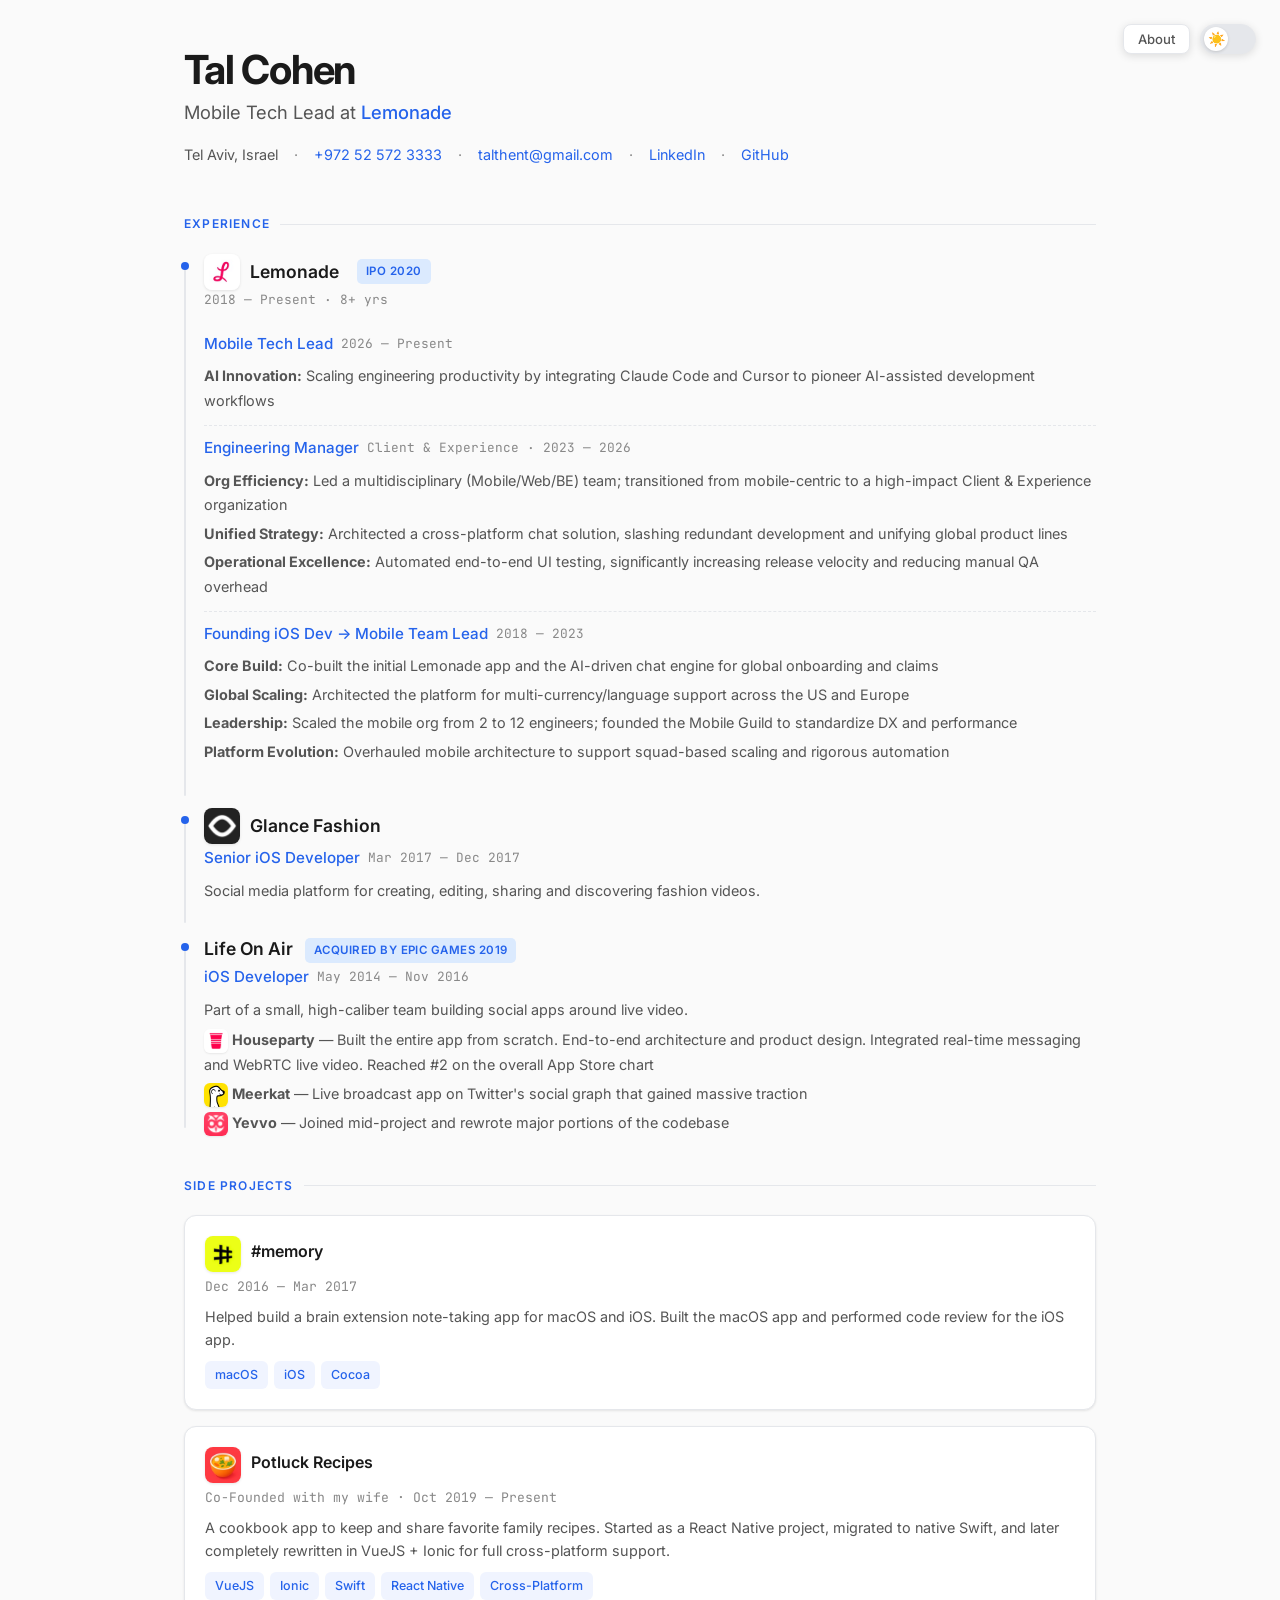
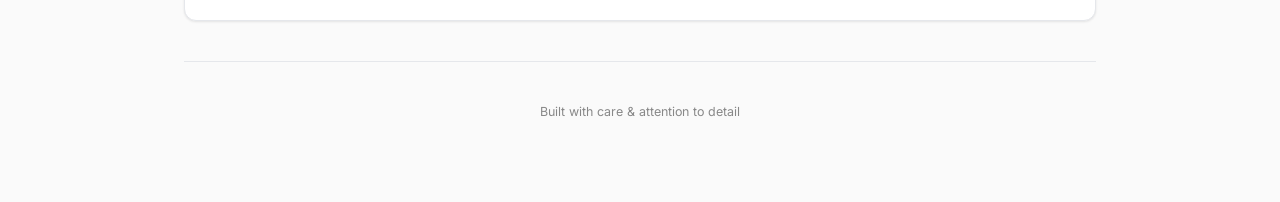
<file: cv2.html>
<!DOCTYPE html>
<html lang="en" data-theme="light">
<head>
  <meta charset="UTF-8">
  <meta name="viewport" content="width=device-width, initial-scale=1.0">
  <title>Tal Cohen — Mobile Tech Lead</title>
  <link rel="preconnect" href="https://fonts.googleapis.com">
  <link rel="preconnect" href="https://fonts.gstatic.com" crossorigin>
  <link href="https://fonts.googleapis.com/css2?family=Inter:wght@400;500;600;700&family=JetBrains+Mono:wght@400;500&display=swap" rel="stylesheet">
  <style>
    /* ── Reset & Base ── */
    *, *::before, *::after { margin: 0; padding: 0; box-sizing: border-box; }

    :root {
      --font-sans: 'Inter', -apple-system, BlinkMacSystemFont, sans-serif;
      --font-mono: 'JetBrains Mono', monospace;
      --max-width: 960px;
      --radius: 12px;
      --transition: 0.3s ease;
    }

    /* ── Light Theme ── */
    [data-theme="light"] {
      --bg: #fafafa;
      --bg-card: #ffffff;
      --bg-sidebar: #f3f4f6;
      --text: #1a1a1a;
      --text-secondary: #555;
      --text-muted: #888;
      --accent: #2563eb;
      --accent-soft: #dbeafe;
      --border: #e5e7eb;
      --tag-bg: #f0f4ff;
      --tag-text: #2563eb;
      --shadow: 0 1px 3px rgba(0,0,0,0.06), 0 1px 2px rgba(0,0,0,0.04);
      --shadow-lg: 0 4px 24px rgba(0,0,0,0.08);
      --toggle-bg: #e5e7eb;
      --toggle-knob: #fff;
      --toggle-icon: '☀️';
    }

    /* ── Dark Theme ── */
    [data-theme="dark"] {
      --bg: #0f0f0f;
      --bg-card: #1a1a1a;
      --bg-sidebar: #151515;
      --text: #e5e5e5;
      --text-secondary: #a3a3a3;
      --text-muted: #666;
      --accent: #60a5fa;
      --accent-soft: #1e3a5f;
      --border: #2a2a2a;
      --tag-bg: #1e293b;
      --tag-text: #93c5fd;
      --shadow: 0 1px 3px rgba(0,0,0,0.3);
      --shadow-lg: 0 4px 24px rgba(0,0,0,0.4);
      --toggle-bg: #333;
      --toggle-knob: #1a1a1a;
      --toggle-icon: '🌙';
    }

    html { scroll-behavior: smooth; }

    body {
      font-family: var(--font-sans);
      background: var(--bg);
      color: var(--text);
      line-height: 1.6;
      transition: background var(--transition), color var(--transition);
      -webkit-font-smoothing: antialiased;
    }

    /* ── Theme Toggle ── */
    .theme-toggle {
      width: 56px;
      height: 30px;
      background: var(--toggle-bg);
      border: 1px solid var(--border);
      border-radius: 15px;
      cursor: pointer;
      transition: background var(--transition), border-color var(--transition);
      display: flex;
      align-items: center;
      padding: 3px;
      box-shadow: 0 2px 8px rgba(0,0,0,0.12);
    }

    .theme-toggle .knob {
      width: 24px;
      height: 24px;
      background: var(--toggle-knob);
      border-radius: 50%;
      transition: transform var(--transition), background var(--transition);
      display: flex;
      align-items: center;
      justify-content: center;
      font-size: 14px;
      box-shadow: 0 1px 3px rgba(0,0,0,0.15);
    }

    .theme-toggle .knob::after {
      content: var(--toggle-icon);
    }

    [data-theme="dark"] .theme-toggle .knob {
      transform: translateX(26px);
    }

    /* ── Layout ── */
    .page {
      max-width: var(--max-width);
      margin: 0 auto;
      padding: 48px 24px 80px;
    }

    /* ── Header ── */
    .header {
      margin-bottom: 48px;
    }

    .header h1 {
      font-size: 2.5rem;
      font-weight: 700;
      letter-spacing: -0.03em;
      line-height: 1.1;
    }

    .header .subtitle {
      font-size: 1.15rem;
      color: var(--text-secondary);
      margin-top: 6px;
      font-weight: 400;
    }

    .header .subtitle span {
      color: var(--accent);
      font-weight: 500;
    }

    .contact-row {
      display: flex;
      flex-wrap: wrap;
      gap: 16px;
      margin-top: 16px;
      font-size: 0.9rem;
      color: var(--text-secondary);
    }

    .contact-row a {
      color: var(--accent);
      text-decoration: none;
      transition: opacity var(--transition);
    }

    .contact-row a:hover { opacity: 0.7; }

    .contact-row .sep {
      color: var(--text-muted);
    }

    /* ── Top Actions ── */
    .top-actions {
      position: fixed;
      top: 24px;
      right: 24px;
      z-index: 100;
      display: flex;
      align-items: center;
      gap: 10px;
    }

    .about-btn {
      font-family: var(--font-sans);
      font-size: 0.82rem;
      font-weight: 500;
      color: var(--text-secondary);
      background: var(--bg-card);
      border: 1px solid var(--border);
      border-radius: 8px;
      padding: 6px 14px;
      cursor: pointer;
      transition: background var(--transition), color var(--transition), border-color var(--transition);
      box-shadow: 0 2px 8px rgba(0,0,0,0.12);
    }

    .about-btn:hover {
      color: var(--accent);
      border-color: var(--accent);
    }

    /* ── Overlay ── */
    .overlay {
      position: fixed;
      inset: 0;
      z-index: 200;
      display: flex;
      align-items: center;
      justify-content: center;
      opacity: 0;
      pointer-events: none;
      transition: opacity 0.3s ease;
    }

    .overlay.is-open {
      opacity: 1;
      pointer-events: auto;
    }

    .overlay-backdrop {
      position: absolute;
      inset: 0;
      background: rgba(0, 0, 0, 0.5);
      backdrop-filter: blur(8px);
      -webkit-backdrop-filter: blur(8px);
    }

    .overlay-panel {
      position: relative;
      background: var(--bg-card);
      border: 1px solid var(--border);
      border-radius: 16px;
      padding: 36px;
      max-width: 520px;
      width: calc(100% - 48px);
      max-height: calc(100vh - 80px);
      overflow-y: auto;
      box-shadow: var(--shadow-lg);
      transform: translateY(20px);
      transition: transform 0.3s ease, background var(--transition), border-color var(--transition);
    }

    .overlay.is-open .overlay-panel {
      transform: translateY(0);
    }

    .overlay-close {
      position: absolute;
      top: 16px;
      right: 16px;
      width: 28px;
      height: 28px;
      border: none;
      background: none;
      color: var(--text-muted);
      font-size: 1.4rem;
      cursor: pointer;
      display: flex;
      align-items: center;
      justify-content: center;
      border-radius: 6px;
      transition: color var(--transition), background var(--transition);
    }

    .overlay-close:hover {
      color: var(--text);
      background: var(--border);
    }

    .overlay-section + .overlay-section {
      margin-top: 28px;
      padding-top: 28px;
      border-top: 1px solid var(--border);
    }

    /* ── Section ── */
    .section { margin-bottom: 40px; }

    .section-title {
      font-size: 0.75rem;
      font-weight: 600;
      text-transform: uppercase;
      letter-spacing: 0.1em;
      color: var(--accent);
      margin-bottom: 20px;
      display: flex;
      align-items: center;
      gap: 10px;
    }

    .section-title::after {
      content: '';
      flex: 1;
      height: 1px;
      background: var(--border);
    }

    /* ── Experience Card ── */
    .exp-card {
      position: relative;
      padding-left: 20px;
      margin-bottom: 32px;
    }

    .exp-card::before {
      content: '';
      position: absolute;
      left: 0;
      top: 8px;
      bottom: -20px;
      width: 2px;
      background: var(--border);
      border-radius: 1px;
    }

    .exp-card:last-child::before {
      bottom: 8px;
    }

    .exp-card::after {
      content: '';
      position: absolute;
      left: -3px;
      top: 8px;
      width: 8px;
      height: 8px;
      border-radius: 50%;
      background: var(--accent);
    }

    .exp-company-row {
      display: flex;
      align-items: center;
      gap: 10px;
    }

    .app-icon {
      width: 36px;
      height: 36px;
      border-radius: 8px;
      object-fit: cover;
      flex-shrink: 0;
      box-shadow: 0 1px 3px rgba(0,0,0,0.1);
    }

    .app-icon-sm {
      width: 24px;
      height: 24px;
      border-radius: 6px;
      object-fit: cover;
      flex-shrink: 0;
      box-shadow: 0 1px 2px rgba(0,0,0,0.08);
      vertical-align: middle;
      margin-right: 4px;
    }

    .exp-company {
      font-size: 1.1rem;
      font-weight: 600;
      color: var(--text);
    }

    .exp-meta {
      display: flex;
      flex-wrap: wrap;
      gap: 8px;
      align-items: center;
      margin-top: 2px;
    }

    .exp-role {
      font-size: 0.95rem;
      font-weight: 500;
      color: var(--accent);
    }

    .exp-date {
      font-size: 0.8rem;
      color: var(--text-muted);
      font-family: var(--font-mono);
    }

    .exp-desc {
      margin-top: 8px;
      font-size: 0.9rem;
      color: var(--text-secondary);
      line-height: 1.7;
    }

    .exp-desc ul {
      list-style: none;
      margin-top: 6px;
    }

    .exp-desc ul li {
      margin-bottom: 4px;
    }

    /* ── Role Timeline (nested within a company) ── */
    .role-timeline {
      margin-top: 12px;
    }

    .role-item {
      padding: 8px 0;
    }

    .role-item + .role-item {
      border-top: 1px dashed var(--border);
    }

    /* ── Badge ── */
    .badge {
      display: inline-flex;
      align-items: center;
      gap: 4px;
      font-size: 0.72rem;
      font-weight: 600;
      text-transform: uppercase;
      letter-spacing: 0.04em;
      padding: 3px 9px;
      border-radius: 5px;
      background: var(--accent-soft);
      color: var(--accent);
      margin-left: 8px;
      vertical-align: middle;
      transition: background var(--transition), color var(--transition);
    }

    /* ── Sidebar ── */
    .sidebar .card {
      background: var(--bg-card);
      border: 1px solid var(--border);
      border-radius: var(--radius);
      padding: 20px;
      margin-bottom: 20px;
      box-shadow: var(--shadow);
      transition: background var(--transition), border-color var(--transition), box-shadow var(--transition);
    }

    .sidebar .card-title {
      font-size: 0.75rem;
      font-weight: 600;
      text-transform: uppercase;
      letter-spacing: 0.1em;
      color: var(--accent);
      margin-bottom: 14px;
    }

    /* ── Tags ── */
    .tags {
      display: flex;
      flex-wrap: wrap;
      gap: 6px;
    }

    .tag {
      font-size: 0.78rem;
      font-weight: 500;
      padding: 4px 10px;
      border-radius: 6px;
      background: var(--tag-bg);
      color: var(--tag-text);
      transition: background var(--transition), color var(--transition);
      white-space: nowrap;
    }

    /* ── Sidebar List ── */
    .sidebar-list {
      list-style: none;
    }

    .sidebar-list li {
      font-size: 0.88rem;
      color: var(--text-secondary);
      padding: 4px 0;
      display: flex;
      align-items: flex-start;
      gap: 8px;
    }

    .sidebar-list li .icon {
      flex-shrink: 0;
      width: 18px;
      text-align: center;
      font-size: 0.85rem;
    }

    /* ── Project Card ── */
    .project-card {
      background: var(--bg-card);
      border: 1px solid var(--border);
      border-radius: var(--radius);
      padding: 20px;
      margin-top: 12px;
      box-shadow: var(--shadow);
      transition: background var(--transition), border-color var(--transition), box-shadow var(--transition);
    }

    .project-card h3 {
      font-size: 1rem;
      font-weight: 600;
      margin-bottom: 4px;
    }

    .project-card .project-sub {
      font-size: 0.82rem;
      color: var(--text-muted);
      font-family: var(--font-mono);
      margin-bottom: 8px;
    }

    .project-card p {
      font-size: 0.9rem;
      color: var(--text-secondary);
      line-height: 1.6;
    }

    .project-card .project-tags {
      margin-top: 10px;
    }

    /* ── About Me ── */
    .about-text {
      font-size: 0.9rem;
      color: var(--text-secondary);
      line-height: 1.7;
    }

    .about-text p + p {
      margin-top: 10px;
    }

    /* ── Footer ── */
    .footer {
      text-align: center;
      padding-top: 40px;
      font-size: 0.78rem;
      color: var(--text-muted);
      border-top: 1px solid var(--border);
    }

    /* ── Print ── */
    @media print {
      .theme-toggle { display: none; }
      body { background: #fff; color: #000; }
      .sidebar .card { box-shadow: none; border-color: #ddd; }
      .project-card { box-shadow: none; border-color: #ddd; }
    }

    /* ── Mobile ── */
    @media (max-width: 768px) {
      .header h1 { font-size: 2rem; }

      .top-actions {
        top: 16px;
        right: 16px;
      }

      .page {
        padding: 32px 16px 60px;
      }
    }
  </style>
</head>
<body>

  <div class="top-actions">
    <button class="about-btn" onclick="toggleAbout()">About</button>
    <button class="theme-toggle" onclick="toggleTheme()" aria-label="Toggle theme">
      <span class="knob"></span>
    </button>
  </div>

  <div class="page">

    <!-- Header -->
    <header class="header">
      <h1>Tal Cohen</h1>
      <p class="subtitle">Mobile Tech Lead at <span>Lemonade</span></p>
      <div class="contact-row">
        <span>Tel Aviv, Israel</span>
        <span class="sep">·</span>
        <a href="tel:+972525723333">+972 52 572 3333</a>
        <span class="sep">·</span>
        <a href="mailto:talthent@gmail.com">talthent@gmail.com</a>
        <span class="sep">·</span>
        <a href="https://www.linkedin.com/in/tal-cohen-ios/" target="_blank" rel="noopener">LinkedIn</a>
        <span class="sep">·</span>
        <a href="https://github.com/talthent" target="_blank" rel="noopener">GitHub</a>
      </div>
    </header>

      <main>

        <!-- Experience -->
        <section class="section">
          <h2 class="section-title">Experience</h2>

          <!-- Lemonade -->
          <div class="exp-card">
            <div class="exp-company-row">
              <img src="assets/lemonade.jpg" alt="Lemonade" class="app-icon">
              <div class="exp-company">Lemonade</div>
              <span class="badge">IPO 2020</span>
            </div>
            <div class="exp-date">2018 — Present · 8+ yrs</div>

            <div class="role-timeline">

              <div class="role-item">
                <div class="exp-meta">
                  <span class="exp-role">Mobile Tech Lead</span>
                  <span class="exp-date">2026 — Present</span>
                </div>
                <div class="exp-desc">
                  <ul>
                    <li><strong>AI Innovation:</strong> Scaling engineering productivity by integrating Claude Code and Cursor to pioneer AI-assisted development workflows</li>
                  </ul>
                </div>
              </div>

              <div class="role-item">
                <div class="exp-meta">
                  <span class="exp-role">Engineering Manager</span>
                  <span class="exp-date">Client & Experience · 2023 — 2026</span>
                </div>
                <div class="exp-desc">
                  <ul>
                    <li><strong>Org Efficiency:</strong> Led a multidisciplinary (Mobile/Web/BE) team; transitioned from mobile-centric to a high-impact Client & Experience organization</li>
                    <li><strong>Unified Strategy:</strong> Architected a cross-platform chat solution, slashing redundant development and unifying global product lines</li>
                    <li><strong>Operational Excellence:</strong> Automated end-to-end UI testing, significantly increasing release velocity and reducing manual QA overhead</li>
                  </ul>
                </div>
              </div>

              <div class="role-item">
                <div class="exp-meta">
                  <span class="exp-role">Founding iOS Dev → Mobile Team Lead</span>
                  <span class="exp-date">2018 — 2023</span>
                </div>
                <div class="exp-desc">
                  <ul>
                    <li><strong>Core Build:</strong> Co-built the initial Lemonade app and the AI-driven chat engine for global onboarding and claims</li>
                    <li><strong>Global Scaling:</strong> Architected the platform for multi-currency/language support across the US and Europe</li>
                    <li><strong>Leadership:</strong> Scaled the mobile org from 2 to 12 engineers; founded the Mobile Guild to standardize DX and performance</li>
                    <li><strong>Platform Evolution:</strong> Overhauled mobile architecture to support squad-based scaling and rigorous automation</li>
                  </ul>
                </div>
              </div>

            </div>
          </div>

          <!-- Glance -->
          <div class="exp-card">
            <div class="exp-company-row">
              <img src="assets/glance.png" alt="Glance Fashion" class="app-icon">
              <div class="exp-company">Glance Fashion</div>
            </div>
            <div class="exp-meta">
              <span class="exp-role">Senior iOS Developer</span>
              <span class="exp-date">Mar 2017 — Dec 2017</span>
            </div>
            <div class="exp-desc">
              <p>Social media platform for creating, editing, sharing and discovering fashion videos.</p>
            </div>
          </div>

          <!-- Life On Air -->
          <div class="exp-card">
            <div class="exp-company">Life On Air <span class="badge">Acquired by Epic Games 2019</span></div>

            <div class="exp-meta">
              <span class="exp-role">iOS Developer</span>
              <span class="exp-date">May 2014 — Nov 2016</span>
            </div>
            <div class="exp-desc">
              <p>Part of a small, high-caliber team building social apps around live video.</p>
              <ul>
                <li><img src="assets/houseparty.png" alt="Houseparty" class="app-icon-sm"><strong>Houseparty</strong> — Built the entire app from scratch. End-to-end architecture and product design. Integrated real-time messaging and WebRTC live video. Reached #2 on the overall App Store chart</li>
                <li><img src="assets/meerkat.png" alt="Meerkat" class="app-icon-sm"><strong>Meerkat</strong> — Live broadcast app on Twitter's social graph that gained massive traction</li>
                <li><img src="assets/yevvo.png" alt="Yevvo" class="app-icon-sm"><strong>Yevvo</strong> — Joined mid-project and rewrote major portions of the codebase</li>
              </ul>
            </div>
          </div>

        </section>

        <!-- Side Projects -->
        <section class="section">
          <h2 class="section-title">Side Projects</h2>

          <div class="project-card" style="margin-bottom: 16px;">
            <div class="exp-company-row" style="margin-bottom: 4px;">
              <img src="assets/memory.png" alt="#memory" class="app-icon">
              <h3>#memory</h3>
            </div>
            <div class="project-sub">Dec 2016 — Mar 2017</div>
            <p>Helped build a brain extension note-taking app for macOS and iOS. Built the macOS app and performed code review for the iOS app.</p>
            <div class="tags project-tags">
              <span class="tag">macOS</span>
              <span class="tag">iOS</span>
              <span class="tag">Cocoa</span>
            </div>
          </div>
          <div class="project-card">
            <div class="exp-company-row" style="margin-bottom: 4px;">
              <img src="assets/potluck.jpg" alt="Potluck Recipes" class="app-icon">
              <h3>Potluck Recipes</h3>
            </div>
            <div class="project-sub">Co-Founded with my wife · Oct 2019 — Present</div>
            <p>A cookbook app to keep and share favorite family recipes. Started as a React Native project, migrated to native Swift, and later completely rewritten in VueJS + Ionic for full cross-platform support.</p>
            <div class="tags project-tags">
              <span class="tag">VueJS</span>
              <span class="tag">Ionic</span>
              <span class="tag">Swift</span>
              <span class="tag">React Native</span>
              <span class="tag">Cross-Platform</span>
            </div>
          </div>
        </section>

      </main>

    <footer class="footer">
      <p>Built with care & attention to detail</p>
    </footer>

  </div>

  <!-- About Overlay -->
  <div class="overlay" id="aboutOverlay" role="dialog" aria-modal="true" aria-label="About">
    <div class="overlay-backdrop" onclick="toggleAbout()"></div>
    <div class="overlay-panel">
      <button class="overlay-close" onclick="toggleAbout()" aria-label="Close">&times;</button>

      <div class="overlay-section">
        <h3 class="card-title">About Me</h3>
        <div class="about-text">
          <p>I love working on products that obsess over tiny details — really thinking about what the user feels at every interaction.</p>
          <p>Outside of work I'm a pianist who performs every once in a while, a swimmer, working on my silversmith skills, and a foodie when time allows. Married to Shani, father of two.</p>
        </div>
      </div>

      <div class="overlay-section">
        <h3 class="card-title">Technical Skills</h3>

        <div style="margin-bottom: 12px;">
          <div style="font-size: 0.78rem; font-weight: 600; color: var(--text-muted); margin-bottom: 6px;">Frameworks & Architecture</div>
          <div class="tags">
            <span class="tag">SwiftUI</span>
            <span class="tag">TCA</span>
            <span class="tag">Combine</span>
            <span class="tag">UIKit</span>
            <span class="tag">Swift Concurrency</span>
            <span class="tag">SPM Modular Arch</span>
            <span class="tag">Ionic Capacitor</span>
          </div>
        </div>

        <div style="margin-bottom: 12px;">
          <div style="font-size: 0.78rem; font-weight: 600; color: var(--text-muted); margin-bottom: 6px;">Testing</div>
          <div class="tags">
            <span class="tag">XCTest</span>
            <span class="tag">Snapshot Testing</span>
            <span class="tag">UI Testing</span>
            <span class="tag">OCR-based WebView Testing</span>
          </div>
        </div>

        <div style="margin-bottom: 12px;">
          <div style="font-size: 0.78rem; font-weight: 600; color: var(--text-muted); margin-bottom: 6px;">Tools & CI/CD</div>
          <div class="tags">
            <span class="tag">Fastlane</span>
            <span class="tag">GitHub Actions</span>
            <span class="tag">Xcode Cloud</span>
            <span class="tag">Custom CI Scripts</span>
          </div>
        </div>

        <div>
          <div style="font-size: 0.78rem; font-weight: 600; color: var(--text-muted); margin-bottom: 6px;">AI-Assisted Development</div>
          <div class="tags">
            <span class="tag">Claude Code</span>
            <span class="tag">Cursor</span>
            <span class="tag">MCP Integrations</span>
          </div>
        </div>
      </div>

      <div class="overlay-section">
        <h3 class="card-title">Personal</h3>
        <ul class="sidebar-list">
          <li><span class="icon">🎹</span> Pianist & performer</li>
          <li><span class="icon">🏊</span> Swimming</li>
          <li><span class="icon">🔨</span> Silversmithing</li>
          <li><span class="icon">🍽</span> Foodie</li>
          <li><span class="icon">🎵</span> Military band commander</li>
        </ul>
      </div>

    </div>
  </div>

  <script>
    function toggleAbout() {
      document.getElementById('aboutOverlay').classList.toggle('is-open');
    }

    document.addEventListener('keydown', (e) => {
      if (e.key === 'Escape') {
        document.getElementById('aboutOverlay').classList.remove('is-open');
      }
    });

    function toggleTheme() {
      const html = document.documentElement;
      const current = html.getAttribute('data-theme');
      const next = current === 'light' ? 'dark' : 'light';
      html.setAttribute('data-theme', next);
      localStorage.setItem('theme', next);
    }

    // Restore saved preference or match system
    (function() {
      const saved = localStorage.getItem('theme');
      if (saved) {
        document.documentElement.setAttribute('data-theme', saved);
      } else if (window.matchMedia('(prefers-color-scheme: dark)').matches) {
        document.documentElement.setAttribute('data-theme', 'dark');
      }
    })();
  </script>

</body>
</html>
</file>
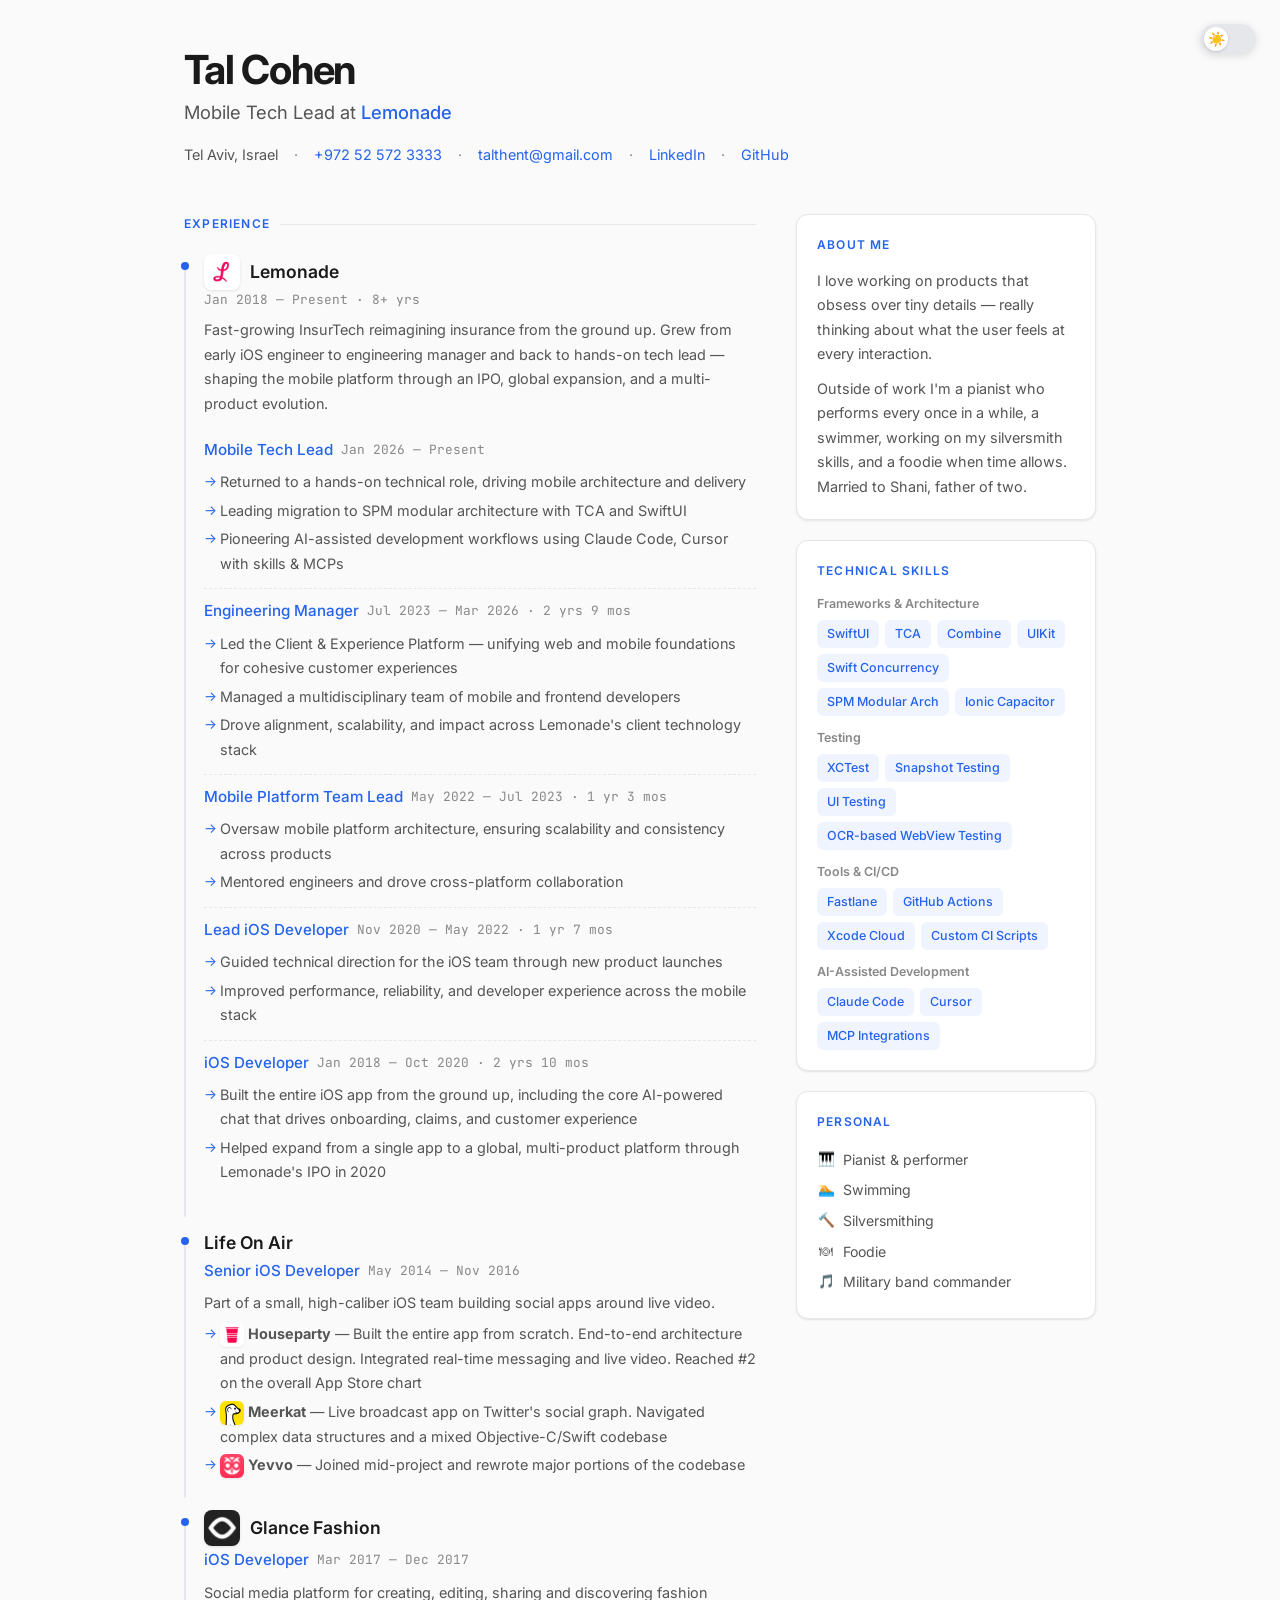
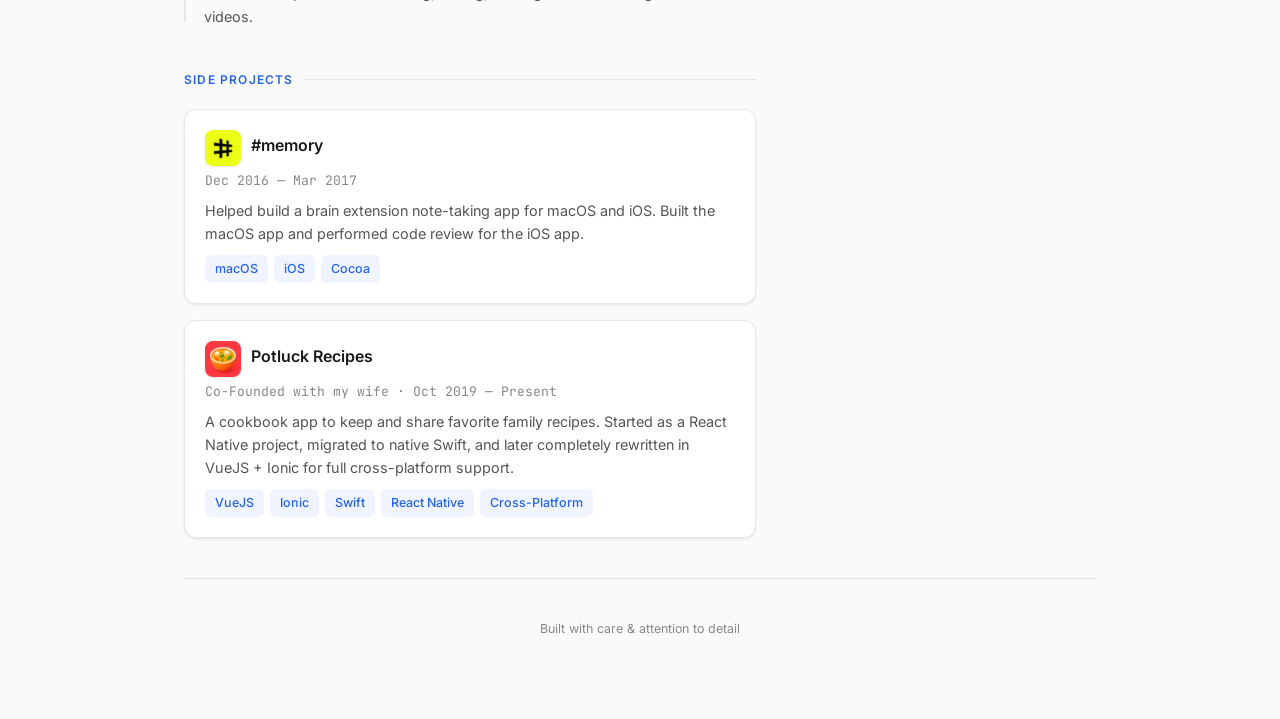
<file: v1.html>
<!DOCTYPE html>
<html lang="en" data-theme="light">
<head>
  <meta charset="UTF-8">
  <meta name="viewport" content="width=device-width, initial-scale=1.0">
  <title>Tal Cohen — Mobile Tech Lead</title>
  <link rel="preconnect" href="https://fonts.googleapis.com">
  <link rel="preconnect" href="https://fonts.gstatic.com" crossorigin>
  <link href="https://fonts.googleapis.com/css2?family=Inter:wght@400;500;600;700&family=JetBrains+Mono:wght@400;500&display=swap" rel="stylesheet">
  <style>
    /* ── Reset & Base ── */
    *, *::before, *::after { margin: 0; padding: 0; box-sizing: border-box; }

    :root {
      --font-sans: 'Inter', -apple-system, BlinkMacSystemFont, sans-serif;
      --font-mono: 'JetBrains Mono', monospace;
      --max-width: 960px;
      --radius: 12px;
      --transition: 0.3s ease;
    }

    /* ── Light Theme ── */
    [data-theme="light"] {
      --bg: #fafafa;
      --bg-card: #ffffff;
      --bg-sidebar: #f3f4f6;
      --text: #1a1a1a;
      --text-secondary: #555;
      --text-muted: #888;
      --accent: #2563eb;
      --accent-soft: #dbeafe;
      --border: #e5e7eb;
      --tag-bg: #f0f4ff;
      --tag-text: #2563eb;
      --shadow: 0 1px 3px rgba(0,0,0,0.06), 0 1px 2px rgba(0,0,0,0.04);
      --shadow-lg: 0 4px 24px rgba(0,0,0,0.08);
      --toggle-bg: #e5e7eb;
      --toggle-knob: #fff;
      --toggle-icon: '☀️';
    }

    /* ── Dark Theme ── */
    [data-theme="dark"] {
      --bg: #0f0f0f;
      --bg-card: #1a1a1a;
      --bg-sidebar: #151515;
      --text: #e5e5e5;
      --text-secondary: #a3a3a3;
      --text-muted: #666;
      --accent: #60a5fa;
      --accent-soft: #1e3a5f;
      --border: #2a2a2a;
      --tag-bg: #1e293b;
      --tag-text: #93c5fd;
      --shadow: 0 1px 3px rgba(0,0,0,0.3);
      --shadow-lg: 0 4px 24px rgba(0,0,0,0.4);
      --toggle-bg: #333;
      --toggle-knob: #1a1a1a;
      --toggle-icon: '🌙';
    }

    html { scroll-behavior: smooth; }

    body {
      font-family: var(--font-sans);
      background: var(--bg);
      color: var(--text);
      line-height: 1.6;
      transition: background var(--transition), color var(--transition);
      -webkit-font-smoothing: antialiased;
    }

    /* ── Theme Toggle ── */
    .theme-toggle {
      position: fixed;
      top: 24px;
      right: 24px;
      z-index: 100;
      width: 56px;
      height: 30px;
      background: var(--toggle-bg);
      border: 1px solid var(--border);
      border-radius: 15px;
      cursor: pointer;
      transition: background var(--transition), border-color var(--transition);
      display: flex;
      align-items: center;
      padding: 3px;
      box-shadow: 0 2px 8px rgba(0,0,0,0.12);
    }

    .theme-toggle .knob {
      width: 24px;
      height: 24px;
      background: var(--toggle-knob);
      border-radius: 50%;
      transition: transform var(--transition), background var(--transition);
      display: flex;
      align-items: center;
      justify-content: center;
      font-size: 14px;
      box-shadow: 0 1px 3px rgba(0,0,0,0.15);
    }

    .theme-toggle .knob::after {
      content: var(--toggle-icon);
    }

    [data-theme="dark"] .theme-toggle .knob {
      transform: translateX(26px);
    }

    /* ── Layout ── */
    .page {
      max-width: var(--max-width);
      margin: 0 auto;
      padding: 48px 24px 80px;
    }

    /* ── Header ── */
    .header {
      margin-bottom: 48px;
    }

    .header h1 {
      font-size: 2.5rem;
      font-weight: 700;
      letter-spacing: -0.03em;
      line-height: 1.1;
    }

    .header .subtitle {
      font-size: 1.15rem;
      color: var(--text-secondary);
      margin-top: 6px;
      font-weight: 400;
    }

    .header .subtitle span {
      color: var(--accent);
      font-weight: 500;
    }

    .contact-row {
      display: flex;
      flex-wrap: wrap;
      gap: 16px;
      margin-top: 16px;
      font-size: 0.9rem;
      color: var(--text-secondary);
    }

    .contact-row a {
      color: var(--accent);
      text-decoration: none;
      transition: opacity var(--transition);
    }

    .contact-row a:hover { opacity: 0.7; }

    .contact-row .sep {
      color: var(--text-muted);
    }

    /* ── Two Column ── */
    .columns {
      display: grid;
      grid-template-columns: 1fr 300px;
      gap: 40px;
      align-items: start;
    }

    /* ── Section ── */
    .section { margin-bottom: 40px; }

    .section-title {
      font-size: 0.75rem;
      font-weight: 600;
      text-transform: uppercase;
      letter-spacing: 0.1em;
      color: var(--accent);
      margin-bottom: 20px;
      display: flex;
      align-items: center;
      gap: 10px;
    }

    .section-title::after {
      content: '';
      flex: 1;
      height: 1px;
      background: var(--border);
    }

    /* ── Experience Card ── */
    .exp-card {
      position: relative;
      padding-left: 20px;
      margin-bottom: 32px;
    }

    .exp-card::before {
      content: '';
      position: absolute;
      left: 0;
      top: 8px;
      bottom: -20px;
      width: 2px;
      background: var(--border);
      border-radius: 1px;
    }

    .exp-card:last-child::before {
      bottom: 8px;
    }

    .exp-card::after {
      content: '';
      position: absolute;
      left: -3px;
      top: 8px;
      width: 8px;
      height: 8px;
      border-radius: 50%;
      background: var(--accent);
    }

    .exp-company-row {
      display: flex;
      align-items: center;
      gap: 10px;
    }

    .app-icon {
      width: 36px;
      height: 36px;
      border-radius: 8px;
      object-fit: cover;
      flex-shrink: 0;
      box-shadow: 0 1px 3px rgba(0,0,0,0.1);
    }

    .app-icon-sm {
      width: 24px;
      height: 24px;
      border-radius: 6px;
      object-fit: cover;
      flex-shrink: 0;
      box-shadow: 0 1px 2px rgba(0,0,0,0.08);
      vertical-align: middle;
      margin-right: 4px;
    }

    .exp-company {
      font-size: 1.1rem;
      font-weight: 600;
      color: var(--text);
    }

    .exp-meta {
      display: flex;
      flex-wrap: wrap;
      gap: 8px;
      align-items: center;
      margin-top: 2px;
    }

    .exp-role {
      font-size: 0.95rem;
      font-weight: 500;
      color: var(--accent);
    }

    .exp-date {
      font-size: 0.8rem;
      color: var(--text-muted);
      font-family: var(--font-mono);
    }

    .exp-desc {
      margin-top: 8px;
      font-size: 0.9rem;
      color: var(--text-secondary);
      line-height: 1.7;
    }

    .exp-desc ul {
      list-style: none;
      margin-top: 6px;
    }

    .exp-desc ul li {
      position: relative;
      padding-left: 16px;
      margin-bottom: 4px;
    }

    .exp-desc ul li::before {
      content: '→';
      position: absolute;
      left: 0;
      color: var(--accent);
      font-size: 0.85rem;
    }

    /* ── Role Timeline (nested within a company) ── */
    .role-timeline {
      margin-top: 12px;
    }

    .role-item {
      padding: 8px 0;
    }

    .role-item + .role-item {
      border-top: 1px dashed var(--border);
    }

    /* ── Sidebar ── */
    .sidebar .card {
      background: var(--bg-card);
      border: 1px solid var(--border);
      border-radius: var(--radius);
      padding: 20px;
      margin-bottom: 20px;
      box-shadow: var(--shadow);
      transition: background var(--transition), border-color var(--transition), box-shadow var(--transition);
    }

    .sidebar .card-title {
      font-size: 0.75rem;
      font-weight: 600;
      text-transform: uppercase;
      letter-spacing: 0.1em;
      color: var(--accent);
      margin-bottom: 14px;
    }

    /* ── Tags ── */
    .tags {
      display: flex;
      flex-wrap: wrap;
      gap: 6px;
    }

    .tag {
      font-size: 0.78rem;
      font-weight: 500;
      padding: 4px 10px;
      border-radius: 6px;
      background: var(--tag-bg);
      color: var(--tag-text);
      transition: background var(--transition), color var(--transition);
      white-space: nowrap;
    }

    /* ── Sidebar List ── */
    .sidebar-list {
      list-style: none;
    }

    .sidebar-list li {
      font-size: 0.88rem;
      color: var(--text-secondary);
      padding: 4px 0;
      display: flex;
      align-items: flex-start;
      gap: 8px;
    }

    .sidebar-list li .icon {
      flex-shrink: 0;
      width: 18px;
      text-align: center;
      font-size: 0.85rem;
    }

    /* ── Project Card ── */
    .project-card {
      background: var(--bg-card);
      border: 1px solid var(--border);
      border-radius: var(--radius);
      padding: 20px;
      margin-top: 12px;
      box-shadow: var(--shadow);
      transition: background var(--transition), border-color var(--transition), box-shadow var(--transition);
    }

    .project-card h3 {
      font-size: 1rem;
      font-weight: 600;
      margin-bottom: 4px;
    }

    .project-card .project-sub {
      font-size: 0.82rem;
      color: var(--text-muted);
      font-family: var(--font-mono);
      margin-bottom: 8px;
    }

    .project-card p {
      font-size: 0.9rem;
      color: var(--text-secondary);
      line-height: 1.6;
    }

    .project-card .project-tags {
      margin-top: 10px;
    }

    /* ── About Me ── */
    .about-text {
      font-size: 0.9rem;
      color: var(--text-secondary);
      line-height: 1.7;
    }

    .about-text p + p {
      margin-top: 10px;
    }

    /* ── Footer ── */
    .footer {
      text-align: center;
      padding-top: 40px;
      font-size: 0.78rem;
      color: var(--text-muted);
      border-top: 1px solid var(--border);
    }

    /* ── Print ── */
    @media print {
      .theme-toggle { display: none; }
      body { background: #fff; color: #000; }
      .sidebar .card { box-shadow: none; border-color: #ddd; }
      .project-card { box-shadow: none; border-color: #ddd; }
    }

    /* ── Mobile ── */
    @media (max-width: 768px) {
      .columns {
        grid-template-columns: 1fr;
      }

      .header h1 { font-size: 2rem; }

      .theme-toggle {
        top: 16px;
        right: 16px;
      }

      .page {
        padding: 32px 16px 60px;
      }
    }
  </style>
</head>
<body>

  <button class="theme-toggle" onclick="toggleTheme()" aria-label="Toggle theme">
    <span class="knob"></span>
  </button>

  <div class="page">

    <!-- Header -->
    <header class="header">
      <h1>Tal Cohen</h1>
      <p class="subtitle">Mobile Tech Lead at <span>Lemonade</span></p>
      <div class="contact-row">
        <span>Tel Aviv, Israel</span>
        <span class="sep">·</span>
        <a href="tel:+972525723333">+972 52 572 3333</a>
        <span class="sep">·</span>
        <a href="mailto:talthent@gmail.com">talthent@gmail.com</a>
        <span class="sep">·</span>
        <a href="https://www.linkedin.com/in/tal-cohen-ios/" target="_blank" rel="noopener">LinkedIn</a>
        <span class="sep">·</span>
        <a href="https://github.com/talthent" target="_blank" rel="noopener">GitHub</a>
      </div>
    </header>

    <div class="columns">

      <!-- Main Column -->
      <main>

        <!-- Experience -->
        <section class="section">
          <h2 class="section-title">Experience</h2>

          <!-- Lemonade -->
          <div class="exp-card">
            <div class="exp-company-row">
              <img src="assets/lemonade.jpg" alt="Lemonade" class="app-icon">
              <div class="exp-company">Lemonade</div>
            </div>
            <div class="exp-date">Jan 2018 — Present · 8+ yrs</div>
            <div class="exp-desc">
              <p>Fast-growing InsurTech reimagining insurance from the ground up. Grew from early iOS engineer to engineering manager and back to hands-on tech lead — shaping the mobile platform through an IPO, global expansion, and a multi-product evolution.</p>
            </div>

            <div class="role-timeline">

              <div class="role-item">
                <div class="exp-meta">
                  <span class="exp-role">Mobile Tech Lead</span>
                  <span class="exp-date">Jan 2026 — Present</span>
                </div>
                <div class="exp-desc">
                  <ul>
                    <li>Returned to a hands-on technical role, driving mobile architecture and delivery</li>
                    <li>Leading migration to SPM modular architecture with TCA and SwiftUI</li>
                    <li>Pioneering AI-assisted development workflows using Claude Code, Cursor with skills & MCPs</li>
                  </ul>
                </div>
              </div>

              <div class="role-item">
                <div class="exp-meta">
                  <span class="exp-role">Engineering Manager</span>
                  <span class="exp-date">Jul 2023 — Mar 2026 · 2 yrs 9 mos</span>
                </div>
                <div class="exp-desc">
                  <ul>
                    <li>Led the Client & Experience Platform — unifying web and mobile foundations for cohesive customer experiences</li>
                    <li>Managed a multidisciplinary team of mobile and frontend developers</li>
                    <li>Drove alignment, scalability, and impact across Lemonade's client technology stack</li>
                  </ul>
                </div>
              </div>

              <div class="role-item">
                <div class="exp-meta">
                  <span class="exp-role">Mobile Platform Team Lead</span>
                  <span class="exp-date">May 2022 — Jul 2023 · 1 yr 3 mos</span>
                </div>
                <div class="exp-desc">
                  <ul>
                    <li>Oversaw mobile platform architecture, ensuring scalability and consistency across products</li>
                    <li>Mentored engineers and drove cross-platform collaboration</li>
                  </ul>
                </div>
              </div>

              <div class="role-item">
                <div class="exp-meta">
                  <span class="exp-role">Lead iOS Developer</span>
                  <span class="exp-date">Nov 2020 — May 2022 · 1 yr 7 mos</span>
                </div>
                <div class="exp-desc">
                  <ul>
                    <li>Guided technical direction for the iOS team through new product launches</li>
                    <li>Improved performance, reliability, and developer experience across the mobile stack</li>
                  </ul>
                </div>
              </div>

              <div class="role-item">
                <div class="exp-meta">
                  <span class="exp-role">iOS Developer</span>
                  <span class="exp-date">Jan 2018 — Oct 2020 · 2 yrs 10 mos</span>
                </div>
                <div class="exp-desc">
                  <ul>
                    <li>Built the entire iOS app from the ground up, including the core AI-powered chat that drives onboarding, claims, and customer experience</li>
                    <li>Helped expand from a single app to a global, multi-product platform through Lemonade's IPO in 2020</li>
                  </ul>
                </div>
              </div>

            </div>
          </div>

          <!-- Life On Air -->
          <div class="exp-card">
            <div class="exp-company">Life On Air</div>

            <div class="exp-meta">
              <span class="exp-role">Senior iOS Developer</span>
              <span class="exp-date">May 2014 — Nov 2016</span>
            </div>
            <div class="exp-desc">
              <p>Part of a small, high-caliber iOS team building social apps around live video.</p>
              <ul>
                <li><img src="assets/houseparty.png" alt="Houseparty" class="app-icon-sm"><strong>Houseparty</strong> — Built the entire app from scratch. End-to-end architecture and product design. Integrated real-time messaging and live video. Reached #2 on the overall App Store chart</li>
                <li><img src="assets/meerkat.png" alt="Meerkat" class="app-icon-sm"><strong>Meerkat</strong> — Live broadcast app on Twitter's social graph. Navigated complex data structures and a mixed Objective-C/Swift codebase</li>
                <li><img src="assets/yevvo.png" alt="Yevvo" class="app-icon-sm"><strong>Yevvo</strong> — Joined mid-project and rewrote major portions of the codebase</li>
              </ul>
            </div>
          </div>

          <!-- Glance -->
          <div class="exp-card">
            <div class="exp-company-row">
              <img src="assets/glance.png" alt="Glance Fashion" class="app-icon">
              <div class="exp-company">Glance Fashion</div>
            </div>
            <div class="exp-meta">
              <span class="exp-role">iOS Developer</span>
              <span class="exp-date">Mar 2017 — Dec 2017</span>
            </div>
            <div class="exp-desc">
              <p>Social media platform for creating, editing, sharing and discovering fashion videos.</p>
            </div>
          </div>


        </section>

        <!-- Side Project -->
        <section class="section">
          <h2 class="section-title">Side Projects</h2>

          <div class="project-card" style="margin-bottom: 16px;">
            <div class="exp-company-row" style="margin-bottom: 4px;">
              <img src="assets/memory.png" alt="#memory" class="app-icon">
              <h3>#memory</h3>
            </div>
            <div class="project-sub">Dec 2016 — Mar 2017</div>
            <p>Helped build a brain extension note-taking app for macOS and iOS. Built the macOS app and performed code review for the iOS app.</p>
            <div class="tags project-tags">
              <span class="tag">macOS</span>
              <span class="tag">iOS</span>
              <span class="tag">Cocoa</span>
            </div>
          </div>
          <div class="project-card">
            <div class="exp-company-row" style="margin-bottom: 4px;">
              <img src="assets/potluck.jpg" alt="Potluck Recipes" class="app-icon">
              <h3>Potluck Recipes</h3>
            </div>
            <div class="project-sub">Co-Founded with my wife · Oct 2019 — Present</div>
            <p>A cookbook app to keep and share favorite family recipes. Started as a React Native project, migrated to native Swift, and later completely rewritten in VueJS + Ionic for full cross-platform support.</p>
            <div class="tags project-tags">
              <span class="tag">VueJS</span>
              <span class="tag">Ionic</span>
              <span class="tag">Swift</span>
              <span class="tag">React Native</span>
              <span class="tag">Cross-Platform</span>
            </div>
          </div>
        </section>


      </main>

      <!-- Sidebar -->
      <aside class="sidebar">

        <!-- About Me -->
        <div class="card">
          <h3 class="card-title">About Me</h3>
          <div class="about-text">
            <p>I love working on products that obsess over tiny details — really thinking about what the user feels at every interaction.</p>
            <p>Outside of work I'm a pianist who performs every once in a while, a swimmer, working on my silversmith skills, and a foodie when time allows. Married to Shani, father of two.</p>
          </div>
        </div>

        <!-- Tech -->
        <div class="card">
          <h3 class="card-title">Technical Skills</h3>

          <div style="margin-bottom: 12px;">
            <div style="font-size: 0.78rem; font-weight: 600; color: var(--text-muted); margin-bottom: 6px;">Frameworks & Architecture</div>
            <div class="tags">
              <span class="tag">SwiftUI</span>
              <span class="tag">TCA</span>
              <span class="tag">Combine</span>
              <span class="tag">UIKit</span>
              <span class="tag">Swift Concurrency</span>
              <span class="tag">SPM Modular Arch</span>
              <span class="tag">Ionic Capacitor</span>
            </div>
          </div>

          <div style="margin-bottom: 12px;">
            <div style="font-size: 0.78rem; font-weight: 600; color: var(--text-muted); margin-bottom: 6px;">Testing</div>
            <div class="tags">
              <span class="tag">XCTest</span>
              <span class="tag">Snapshot Testing</span>
              <span class="tag">UI Testing</span>
              <span class="tag">OCR-based WebView Testing</span>
            </div>
          </div>

          <div style="margin-bottom: 12px;">
            <div style="font-size: 0.78rem; font-weight: 600; color: var(--text-muted); margin-bottom: 6px;">Tools & CI/CD</div>
            <div class="tags">
              <span class="tag">Fastlane</span>
              <span class="tag">GitHub Actions</span>
              <span class="tag">Xcode Cloud</span>
              <span class="tag">Custom CI Scripts</span>
            </div>
          </div>

          <div>
            <div style="font-size: 0.78rem; font-weight: 600; color: var(--text-muted); margin-bottom: 6px;">AI-Assisted Development</div>
            <div class="tags">
              <span class="tag">Claude Code</span>
              <span class="tag">Cursor</span>
              <span class="tag">MCP Integrations</span>
            </div>
          </div>

        </div>

        <!-- Personal -->
        <div class="card">
          <h3 class="card-title">Personal</h3>
          <ul class="sidebar-list">
            <li><span class="icon">🎹</span> Pianist & performer</li>
            <li><span class="icon">🏊</span> Swimming</li>
            <li><span class="icon">🔨</span> Silversmithing</li>
            <li><span class="icon">🍽</span> Foodie</li>
            <li><span class="icon">🎵</span> Military band commander</li>
          </ul>
        </div>

      </aside>

    </div>

    <footer class="footer">
      <p>Built with care & attention to detail</p>
    </footer>

  </div>

  <script>
    function toggleTheme() {
      const html = document.documentElement;
      const current = html.getAttribute('data-theme');
      const next = current === 'light' ? 'dark' : 'light';
      html.setAttribute('data-theme', next);
      localStorage.setItem('theme', next);
    }

    // Restore saved preference or match system
    (function() {
      const saved = localStorage.getItem('theme');
      if (saved) {
        document.documentElement.setAttribute('data-theme', saved);
      } else if (window.matchMedia('(prefers-color-scheme: dark)').matches) {
        document.documentElement.setAttribute('data-theme', 'dark');
      }
    })();
  </script>

</body>
</html>
</file>
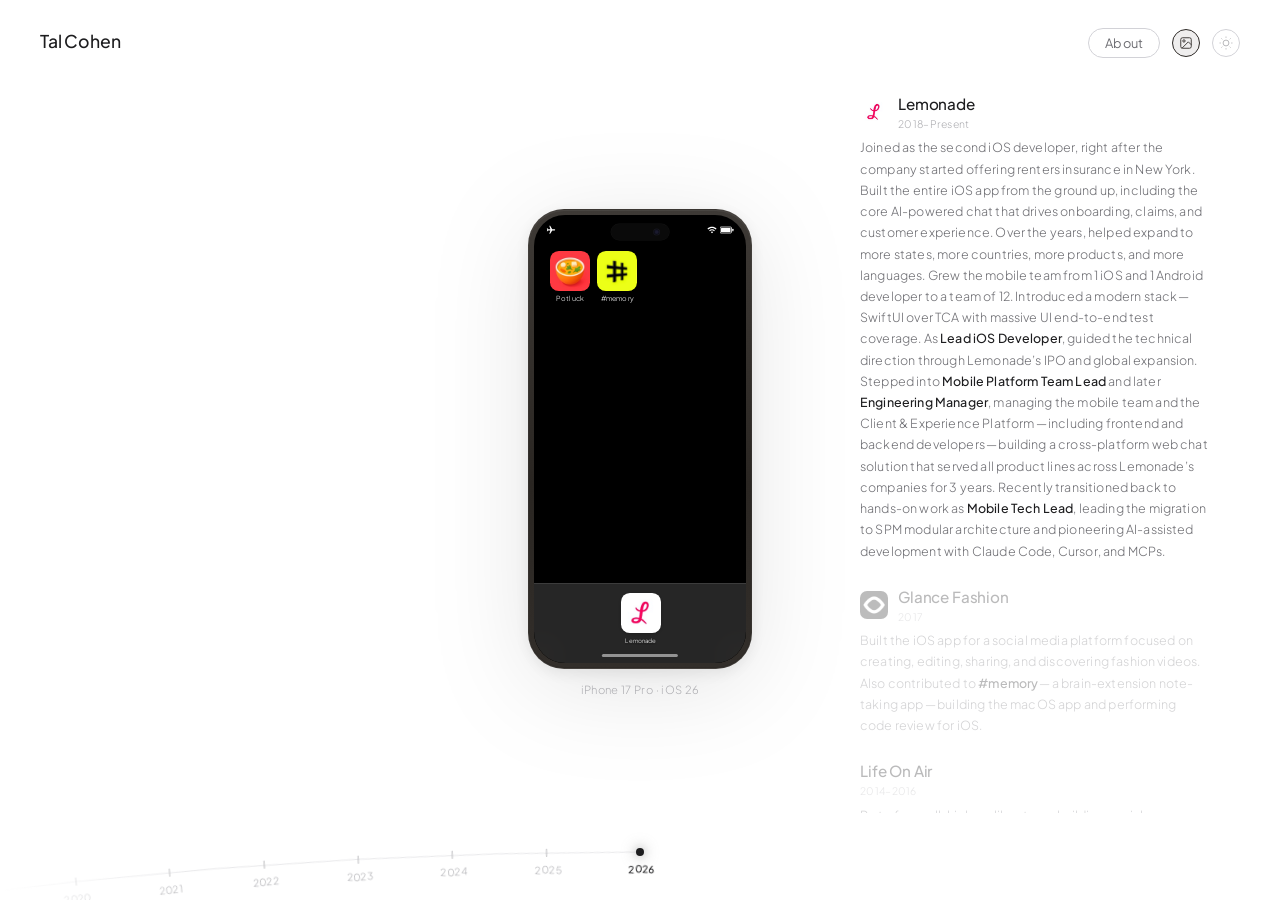
<file: v2.html>
<!DOCTYPE html>
<html lang="en" data-theme="light" style="color-scheme: light dark">
<head>
  <meta charset="UTF-8">
  <meta name="viewport" content="width=device-width, initial-scale=1.0, viewport-fit=cover">
  <title>Tal Cohen — Mobile Tech Lead</title>
  <meta name="description" content="Tal Cohen — Mobile Tech Lead at Lemonade. 8+ years of iOS development through every iPhone generation.">
  <meta property="og:title" content="Tal Cohen — Mobile Tech Lead">
  <meta property="og:description" content="8+ years of iOS development through every iPhone generation. From Houseparty to Lemonade.">
  <meta property="og:type" content="website">
  <meta property="og:url" content="https://talthent.github.io">
  <meta name="theme-color" content="#ffffff" id="themeColorMeta">
  <link rel="icon" href="data:image/svg+xml,<svg xmlns='http://www.w3.org/2000/svg' viewBox='0 0 100 100'><text y='.9em' font-size='90'>📱</text></svg>">
  <link rel="preconnect" href="https://fonts.googleapis.com">
  <link rel="preconnect" href="https://fonts.gstatic.com" crossorigin>
  <link href="https://fonts.googleapis.com/css2?family=Plus+Jakarta+Sans:wght@200;300;400;500&display=swap" rel="stylesheet">
  <link rel="stylesheet" href="css/main.css">
  <link rel="stylesheet" href="css/devices.css">
  <link rel="stylesheet" href="css/carousel.css">
  <link rel="stylesheet" href="css/timeline.css">
</head>
<body>
  <a href="#carousel" class="skip-link">Skip to content</a>

  <div class="app">

    <!-- Header -->
    <header class="header">
      <h1>Tal Cohen</h1>
      <div class="header-actions">
        <button class="about-btn" id="aboutBtn">About</button>
        <button class="header-toggle" id="wallpaperToggle" aria-label="Toggle wallpaper">
          <svg width="14" height="14" viewBox="0 0 24 24" fill="none" stroke="currentColor" stroke-width="1.5"><rect x="3" y="3" width="18" height="18" rx="3"/><circle cx="8.5" cy="8.5" r="2"/><path d="M21 15l-5-5L5 21"/></svg>
        </button>
        <button class="header-toggle" id="themeToggle" aria-label="Toggle theme">
          <svg class="theme-icon theme-icon--sun" width="14" height="14" viewBox="0 0 24 24" fill="none" stroke="currentColor" stroke-width="1.5"><circle cx="12" cy="12" r="5"/><path d="M12 1v2M12 21v2M4.22 4.22l1.42 1.42M18.36 18.36l1.42 1.42M1 12h2M21 12h2M4.22 19.78l1.42-1.42M18.36 5.64l1.42-1.42"/></svg>
          <svg class="theme-icon theme-icon--moon" width="14" height="14" viewBox="0 0 24 24" fill="none" stroke="currentColor" stroke-width="1.5"><path d="M21 12.79A9 9 0 1111.21 3 7 7 0 0021 12.79z"/></svg>
        </button>
      </div>
    </header>

    <!-- Main Stage -->
    <div class="stage">
      <div class="carousel" id="carousel" role="region" aria-label="Career timeline carousel"></div>

      <!-- CV panel — right side -->
      <div class="cv-panel" id="cvPanel"></div>
    </div>

    <!-- Timeline -->
    <div class="timeline" id="timeline"></div>

  </div>

  <!-- About Overlay -->
  <div class="about-overlay" id="aboutOverlay" role="dialog" aria-modal="true" aria-label="About Me" aria-hidden="true">
    <button class="about-close" id="aboutClose" aria-label="Close">&times;</button>
    <div class="about-content" id="aboutContent"></div>
  </div>

  <!-- Scripts -->
  <script src="js/data.js"></script>
  <script src="js/state.js"></script>
  <script src="js/devices.js"></script>
  <script src="js/timeline.js"></script>
  <script src="js/cv.js"></script>
  <script src="js/theme.js"></script>
  <script src="js/about.js"></script>
  <script src="js/input.js"></script>
  <script src="js/app.js"></script>

</body>
</html>
</file>
<file: css/main.css>
/* ── Reset & Base ── */
*, *::before, *::after { margin: 0; padding: 0; box-sizing: border-box; }

:root {
  --font-body: -apple-system, BlinkMacSystemFont, "SF Pro Display", "SF Pro Text",
               "Plus Jakarta Sans", "Helvetica Neue", Helvetica, Arial, sans-serif;
  --transition: 0.4s cubic-bezier(0.4, 0, 0.2, 1);
  --spring: 0.8s cubic-bezier(0.16, 1, 0.3, 1);
}

/* ── Light Theme ── */
[data-theme="light"] {
  --bg: #ffffff;
  --bg-card: #ffffff;
  --text: #1d1d1f;
  --text-secondary: #6e6e73;
  --text-muted: #aeaeb2;
  --primary: #2d2926;
  --primary-subtle: rgba(45,41,38,0.08);
  --border: #d2d2d7;
  --tag-bg: #f5f5f7;
  --tag-text: #1d1d1f;
  --shadow: 0 1px 3px rgba(0,0,0,0.04);
  --shadow-lg: 0 2px 12px rgba(0,0,0,0.06);
  --overlay-bg: rgba(255,255,255,0.72);
}

/* ── Dark Theme ── */
[data-theme="dark"] {
  --bg: #000000;
  --bg-card: #1c1c1e;
  --text: #f5f5f7;
  --text-secondary: #a1a1a6;
  --text-muted: #48484a;
  --primary: #c8c3be;
  --primary-subtle: rgba(200,195,190,0.1);
  --border: #38383a;
  --tag-bg: #2c2c2e;
  --tag-text: #f5f5f7;
  --shadow: 0 1px 3px rgba(0,0,0,0.2);
  --shadow-lg: 0 2px 12px rgba(0,0,0,0.3);
  --overlay-bg: rgba(0,0,0,0.72);
}

html {
  scroll-behavior: smooth;
  overflow: hidden;
  height: 100%;
}

body {
  font-family: var(--font-body);
  background: var(--bg);
  color: var(--text);
  line-height: 1.5;
  font-weight: 300;
  letter-spacing: 0.01em;
  transition: background var(--transition), color var(--transition);
  -webkit-font-smoothing: antialiased;
  -moz-osx-font-smoothing: grayscale;
  height: 100%;
  overflow: hidden;
}

/* ── Skip Link ── */
.skip-link {
  position: absolute;
  top: -100px;
  left: 16px;
  z-index: 200;
  padding: 8px 16px;
  background: var(--text);
  color: var(--bg);
  border-radius: 0 0 8px 8px;
  font-size: 0.85rem;
  font-weight: 400;
  text-decoration: none;
  transition: top 0.2s ease;
}

.skip-link:focus {
  top: 0;
}

/* ── Entrance Animation ── */
@keyframes fadeIn {
  from { opacity: 0; }
  to { opacity: 1; }
}

.app .header,
.app .stage,
.app .timeline {
  opacity: 0;
}

.app.loaded .header {
  animation: fadeIn 1s cubic-bezier(0.4, 0, 0.2, 1) forwards;
}

.app.loaded .stage {
  animation: fadeIn 1.2s cubic-bezier(0.4, 0, 0.2, 1) 0.2s forwards;
}

.app.loaded .timeline {
  animation: fadeIn 1s cubic-bezier(0.4, 0, 0.2, 1) 0.5s forwards;
}

/* ── Full Viewport Layout ── */
.app {
  display: flex;
  flex-direction: column;
  height: 100vh;
  height: 100dvh;
  position: relative;
  overflow: hidden;
}

.app > * {
  position: relative;
  z-index: 1;
}

/* ── Header ── */
.header {
  position: relative;
  z-index: 10;
  padding: 28px 40px;
  display: flex;
  align-items: baseline;
  justify-content: space-between;
  flex-shrink: 0;
}

.header h1 {
  font-size: 1.1rem;
  font-weight: 500;
  letter-spacing: -0.01em;
  color: var(--text);
}

.header-actions {
  display: flex;
  align-items: center;
  gap: 12px;
}

/* ── Header Toggle Buttons (shared) ── */
.header-toggle {
  width: 28px;
  height: 28px;
  border-radius: 50%;
  border: 1px solid var(--border);
  background: transparent;
  cursor: pointer;
  transition: border-color var(--transition), color var(--transition), background var(--transition);
  display: flex;
  align-items: center;
  justify-content: center;
  color: var(--text-muted);
  position: relative;
}

.header-toggle:hover {
  border-color: var(--text-secondary);
  color: var(--text-secondary);
}

.header-toggle.active {
  border-color: var(--primary);
  background: var(--primary-subtle);
  color: var(--primary);
}

.header-toggle.active:hover {
  border-color: var(--primary);
  color: var(--primary);
}

.header-toggle:focus-visible {
  outline: 2px solid var(--primary);
  outline-offset: 2px;
}

/* ── Theme Toggle ── */
.theme-icon {
  transition: opacity 0.3s ease, transform 0.3s ease;
  position: absolute;
}

.theme-icon--sun {
  opacity: 1;
  transform: scale(1);
}

.theme-icon--moon {
  opacity: 0;
  transform: scale(0.6);
}

[data-theme="dark"] .theme-icon--sun {
  opacity: 0;
  transform: scale(0.6);
}

[data-theme="dark"] .theme-icon--moon {
  opacity: 1;
  transform: scale(1);
}

/* ── About Button ── */
.about-btn {
  padding: 6px 16px;
  border-radius: 980px;
  border: 1px solid var(--border);
  background: transparent;
  color: var(--text-secondary);
  font-family: var(--font-body);
  font-size: 0.8rem;
  font-weight: 400;
  letter-spacing: 0.01em;
  cursor: pointer;
  transition: border-color var(--transition), color var(--transition);
}

.about-btn:hover {
  border-color: var(--primary);
  color: var(--primary);
}

.about-btn:focus-visible {
  outline: 2px solid var(--primary);
  outline-offset: 2px;
}

/* ── Main Stage (carousel area) ── */
.stage {
  flex: 1;
  display: flex;
  align-items: center;
  justify-content: center;
  position: relative;
  min-height: 0;
}

/* ── CV Panel ── */
.cv-panel {
  position: absolute;
  right: 5%;
  top: 50%;
  transform: translateY(-50%);
  z-index: 15;
  left: calc(50% + 220px);
  width: auto;
  max-height: 80vh;
  overflow-y: auto;
  overscroll-behavior: contain;
  display: flex;
  flex-direction: column;
  gap: 24px;
  padding-right: 8px;
}

/* Scrollbar */
.cv-panel::-webkit-scrollbar {
  width: 3px;
}
.cv-panel::-webkit-scrollbar-track {
  background: transparent;
}
.cv-panel::-webkit-scrollbar-thumb {
  background: var(--border);
  border-radius: 3px;
}

/* ── Company Block ── */
.cv-company {
  opacity: 0.3;
  transition: opacity 0.5s cubic-bezier(0.16, 1, 0.3, 1);
}

.cv-company--active {
  opacity: 1;
}

.cv-company__header {
  display: flex;
  align-items: center;
  gap: 10px;
  margin-bottom: 6px;
}

.cv-company__icon {
  border-radius: 7px;
  object-fit: cover;
}

.cv-company__name {
  font-size: 0.95rem;
  font-weight: 500;
  color: var(--text);
  letter-spacing: -0.01em;
}

.cv-company__years {
  font-size: 0.65rem;
  font-weight: 300;
  color: var(--text-muted);
  letter-spacing: 0.03em;
}

.cv-company__text {
  font-size: 0.78rem;
  font-weight: 300;
  color: var(--text-secondary);
  line-height: 1.7;
}

.cv-company--active .cv-company__text {
  color: var(--text-secondary);
}

.cv-company__text strong {
  font-weight: 500;
  color: var(--text);
}

/* ── About Overlay ── */
.about-overlay {
  position: fixed;
  inset: 0;
  z-index: 100;
  background: var(--overlay-bg);
  backdrop-filter: blur(40px) saturate(180%);
  -webkit-backdrop-filter: blur(40px) saturate(180%);
  display: flex;
  align-items: center;
  justify-content: center;
  opacity: 0;
  pointer-events: none;
  transition: opacity 0.4s cubic-bezier(0.4, 0, 0.2, 1);
}

.about-overlay.visible {
  opacity: 1;
  pointer-events: all;
}

.about-content {
  max-width: 520px;
  width: 90%;
  max-height: 80vh;
  overflow-y: auto;
  overscroll-behavior: contain;
  padding: 48px;
}

.about-close {
  position: absolute;
  top: 28px;
  right: 28px;
  width: 32px;
  height: 32px;
  border-radius: 50%;
  border: 1px solid var(--border);
  background: transparent;
  color: var(--text-secondary);
  font-size: 1rem;
  cursor: pointer;
  display: flex;
  align-items: center;
  justify-content: center;
  transition: border-color var(--transition), color var(--transition);
}

.about-close:hover {
  border-color: var(--text-secondary);
  color: var(--text);
}

.about-close:focus-visible {
  outline: 2px solid var(--text);
  outline-offset: 2px;
}

.about-section {
  margin-bottom: 32px;
}

.about-section-title {
  font-size: 0.65rem;
  font-weight: 500;
  text-transform: uppercase;
  letter-spacing: 0.12em;
  color: var(--text-muted);
  margin-bottom: 16px;
}

.about-text {
  font-size: 0.9rem;
  color: var(--text-secondary);
  line-height: 1.7;
  font-weight: 300;
}

.about-text p + p {
  margin-top: 12px;
}

.about-skills-category {
  margin-bottom: 12px;
}

.about-skills-label {
  font-size: 0.72rem;
  font-weight: 500;
  color: var(--text-muted);
  margin-bottom: 6px;
}

.tags {
  display: flex;
  flex-wrap: wrap;
  gap: 6px;
}

.tag {
  font-size: 0.72rem;
  font-weight: 400;
  padding: 4px 12px;
  border-radius: 980px;
  background: var(--tag-bg);
  color: var(--tag-text);
  border: 1px solid var(--border);
  transition: background var(--transition), color var(--transition), border-color var(--transition);
  white-space: nowrap;
}

.about-interests {
  list-style: none;
}

.about-interests li {
  font-size: 0.88rem;
  color: var(--text-secondary);
  font-weight: 300;
  padding: 4px 0;
  display: flex;
  align-items: center;
  gap: 8px;
}

.about-contact a {
  color: var(--text);
  text-decoration: none;
  font-size: 0.88rem;
  font-weight: 400;
  transition: color var(--transition);
}

.about-contact a:hover {
  color: var(--text-secondary);
}

.about-contact p {
  font-size: 0.88rem;
  color: var(--text-secondary);
  font-weight: 300;
  margin-bottom: 4px;
}

/* ── Print ── */
@media print {
  .theme-toggle, .about-btn { display: none; }
  body { background: #fff; color: #000; }
}

/* ── Mobile ── */
@media (max-width: 768px) {
  .header {
    padding: 16px 20px;
  }

  .header h1 {
    font-size: 0.95rem;
  }

  .cv-panel {
    display: none;
  }
}

/* ── Reduced Motion ── */
@media (prefers-reduced-motion: reduce) {
  *, *::before, *::after {
    animation-duration: 0.01ms !important;
    animation-iteration-count: 1 !important;
    transition-duration: 0.01ms !important;
    scroll-behavior: auto !important;
  }
}

/* ── Touch ── */
button, a, .timeline, .device {
  touch-action: manipulation;
}

/* ── User Select ── */
.stage, .carousel, .timeline {
  user-select: none;
  -webkit-user-select: none;
}
</file>
<file: css/devices.css>
/* ══════════════════════════════════════════
   Single Morphing Device
   CSS custom properties drive all transitions
   ══════════════════════════════════════════ */

:root {
  --spring: cubic-bezier(0.16, 1, 0.3, 1);
}

/* ── Device wrapper ── */
.device {
  position: relative;
  flex-shrink: 0;
  filter:
    drop-shadow(0 4px 8px rgba(0,0,0,0.08))
    drop-shadow(0 16px 48px rgba(0,0,0,0.1));
  cursor: pointer;
}

/* ── Frame ── */
.device__frame {
  position: relative;
  overflow: hidden;
  width: var(--frame-w);
  height: var(--frame-h);
  border-radius: var(--frame-r);
  transition:
    width 0.7s var(--spring),
    height 0.7s var(--spring),
    border-radius 0.5s var(--spring),
    background 0.4s ease,
    border-color 0.4s ease,
    box-shadow 0.4s ease;
}

/* ── Screen ── */
.device__screen {
  position: absolute;
  overflow: hidden;
  display: flex;
  flex-direction: column;
  z-index: 1;
  top: var(--screen-top);
  left: var(--screen-side);
  right: var(--screen-side);
  bottom: var(--screen-bottom);
  border-radius: var(--screen-r);
  background: #000;
  transition:
    top 0.7s var(--spring),
    left 0.7s var(--spring),
    right 0.7s var(--spring),
    bottom 0.7s var(--spring),
    border-radius 0.5s var(--spring);
}

/* ── Wallpaper (two layers for cross-fade) ── */
.device__wallpaper {
  position: absolute;
  inset: 0;
  background-size: cover;
  background-position: center;
  z-index: 0;
  transition: opacity 0.5s ease;
}

/* ── Status Bar ── */
.device__statusbar {
  position: relative;
  z-index: 2;
  height: 20px;
  display: flex;
  align-items: flex-end;
  justify-content: space-between;
  padding: 0 12px;
  font-size: 7px;
  font-weight: 600;
  color: #fff;
  text-shadow: 0 0.5px 1px rgba(0,0,0,0.3);
}

.device__statusbar-left,
.device__statusbar-right {
  display: flex;
  align-items: flex-end;
  gap: 3px;
}

/* ── App Icons Area ── */
.device__icons {
  position: relative;
  z-index: 1;
  flex: 1;
}

.device__app {
  position: absolute;
  display: flex;
  flex-direction: column;
  align-items: center;
  gap: 3px;
  transition:
    left 0.5s var(--spring),
    top 0.5s var(--spring),
    transform 0.5s var(--spring),
    opacity 0.5s var(--spring);
}

.device__app--entering {
  opacity: 0;
  transform: scale(0.3);
}

.device__app--leaving {
  opacity: 0;
  transform: scale(0.3);
  pointer-events: none;
}

.device__app-icon {
  width: 40px;
  height: 40px;
  border-radius: 22%;
  object-fit: cover;
  box-shadow: 0 1px 3px rgba(0,0,0,0.2);
}

.device__app-label {
  font-size: 7px;
  color: #fff;
  text-shadow: 0 0.5px 2px rgba(0,0,0,0.5);
  text-align: center;
  max-width: 44px;
  overflow: hidden;
  text-overflow: ellipsis;
  white-space: nowrap;
}

/* ── Dock ── */
.device__dock {
  position: absolute;
  z-index: 3;
  bottom: 0;
  left: 0;
  right: 0;
  height: 80px;
  background: rgba(255,255,255,0.15);
  backdrop-filter: blur(20px);
  -webkit-backdrop-filter: blur(20px);
  border-top: 1px solid rgba(255,255,255,0.1);
  border-radius: 0 0 var(--screen-r) var(--screen-r);
  transition: border-radius 0.5s var(--spring);
}

.device__dock .device__app-icon {
  width: 40px;
  height: 40px;
}

.device__dock .device__app-label {
  font-size: 6px;
}

/* ── Home Indicator ── */
.device__home-indicator {
  position: absolute;
  bottom: 6px;
  left: 50%;
  transform: translateX(-50%);
  width: 36%;
  height: 3px;
  border-radius: 2px;
  background: rgba(255,255,255,0.5);
  z-index: 3;
  transition: opacity 0.4s ease;
}

/* ── Era Elements (all present, toggle via opacity) ── */

/* Home button */
.device__home-btn {
  position: absolute;
  bottom: 13px;
  left: 50%;
  transform: translateX(-50%);
  width: 32px;
  height: 32px;
  border-radius: 50%;
  border: 1.5px solid rgba(255,255,255,0.1);
  background: linear-gradient(180deg, #222, #1a1a1a);
  box-shadow:
    0 1px 2px rgba(0,0,0,0.3),
    inset 0 1px 1px rgba(255,255,255,0.08);
  z-index: 5;
  transition: opacity 0.4s ease;
}

.device__home-btn::after {
  content: '';
  position: absolute;
  top: 50%;
  left: 50%;
  transform: translate(-50%, -50%);
  width: 22px;
  height: 22px;
  border-radius: 4px;
  border: 1px solid rgba(255,255,255,0.08);
}

[data-theme="dark"] .device__home-btn {
  border-color: rgba(0,0,0,0.15);
  background: linear-gradient(180deg, #d0d0d0, #b8b8b8);
  box-shadow: 0 1px 2px rgba(0,0,0,0.1), inset 0 1px 1px rgba(255,255,255,0.5);
}

[data-theme="dark"] .device__home-btn::after {
  border-color: rgba(0,0,0,0.12);
}

/* Notch */
.device__notch {
  position: absolute;
  top: var(--screen-top);
  left: 50%;
  transform: translateX(-50%);
  width: var(--notch-w);
  height: var(--notch-h);
  background: #0a0a0a;
  border-radius: 0 0 8px 8px;
  z-index: 5;
  transition:
    opacity 0.4s ease,
    width 0.5s var(--spring),
    height 0.5s var(--spring),
    top 0.7s var(--spring);
}

.device__notch::after {
  content: '';
  position: absolute;
  top: 4px;
  right: 14px;
  width: 4px;
  height: 4px;
  border-radius: 50%;
  background: radial-gradient(circle, #1a1a2e 30%, #0d0d1a 70%);
  box-shadow: 0 0 0 1px rgba(40,40,60,0.5);
}

/* Dynamic Island */
.device__island {
  position: absolute;
  top: 14px;
  left: 50%;
  transform: translateX(-50%);
  width: var(--island-w);
  height: var(--island-h);
  background: #0a0a0a;
  border-radius: 50px;
  z-index: 5;
  box-shadow: 0 0 0 0.5px rgba(60,60,60,0.3);
  transition:
    opacity 0.4s ease,
    width 0.5s var(--spring),
    height 0.5s var(--spring);
}

.device__island::after {
  content: '';
  position: absolute;
  top: 50%;
  right: 10px;
  transform: translateY(-50%);
  width: 5px;
  height: 5px;
  border-radius: 50%;
  background: radial-gradient(circle, #1a1a2e 30%, #0d0d1a 70%);
  box-shadow: 0 0 0 1px rgba(40,40,60,0.4);
}

/* ── Side Buttons ── */
.device__side-btn {
  position: absolute;
  z-index: 6;
  border-radius: 2px;
  transition: background 0.3s ease;
}

.device__side-btn--power {
  right: -3px;
  top: 100px;
  height: 36px;
  width: 3px;
  border-radius: 0 2px 2px 0;
  background: linear-gradient(90deg, #1a1a1a, #2a2a2a, #1a1a1a);
}

.device__side-btn--vol-up {
  left: -3px;
  top: 90px;
  height: 24px;
  width: 3px;
  border-radius: 2px 0 0 2px;
  background: linear-gradient(270deg, #1a1a1a, #2a2a2a, #1a1a1a);
}

.device__side-btn--vol-down {
  left: -3px;
  top: 120px;
  height: 24px;
  width: 3px;
  border-radius: 2px 0 0 2px;
  background: linear-gradient(270deg, #1a1a1a, #2a2a2a, #1a1a1a);
}

.device__side-btn--silent {
  left: -3px;
  top: 70px;
  width: 3px;
  height: 10px;
  border-radius: 2px 0 0 2px;
  background: linear-gradient(270deg, #1a1a1a, #2a2a2a, #1a1a1a);
}

/* ── Frame Gradients per Era ── */

/* Classic — dark bezel (light) / silver (dark) */
.device--classic .device__frame {
  background: linear-gradient(180deg, #2a2a2a 0%, #1e1e1e 50%, #181818 100%);
  border: 1px solid rgba(255,255,255,0.06);
  box-shadow: inset 0 1px 0 rgba(255,255,255,0.06), inset 0 -1px 0 rgba(0,0,0,0.15);
}

[data-theme="dark"] .device--classic .device__frame {
  background: linear-gradient(180deg, #e8e8e8 0%, #d8d8d8 50%, #ccc 100%);
  border-color: rgba(255,255,255,0.3);
  box-shadow: inset 0 1px 0 rgba(255,255,255,0.4), inset 0 -1px 0 rgba(0,0,0,0.06);
}

/* Notch */
.device--notch .device__frame {
  background: linear-gradient(180deg, #2a2a2a 0%, #1e1e1e 50%, #181818 100%);
  border: 1px solid rgba(255,255,255,0.06);
  box-shadow: inset 0 1px 0 rgba(255,255,255,0.06), inset 0 -1px 0 rgba(0,0,0,0.15);
}

[data-theme="dark"] .device--notch .device__frame {
  background: linear-gradient(180deg, #e0e0e0 0%, #d0d0d0 50%, #c4c4c4 100%);
  border-color: rgba(255,255,255,0.3);
  box-shadow: inset 0 1px 0 rgba(255,255,255,0.4), inset 0 -1px 0 rgba(0,0,0,0.06);
}

/* Flat */
.device--flat .device__frame {
  background: linear-gradient(180deg, #262626 0%, #1a1a1a 50%, #141414 100%);
  border: 1px solid rgba(255,255,255,0.04);
  box-shadow: inset 0 1px 0 rgba(255,255,255,0.05), inset 0 -1px 0 rgba(0,0,0,0.2);
}

[data-theme="dark"] .device--flat .device__frame {
  background: linear-gradient(180deg, #ddd 0%, #ccc 50%, #c0c0c0 100%);
  border-color: rgba(255,255,255,0.3);
  box-shadow: inset 0 1px 0 rgba(255,255,255,0.4), inset 0 -1px 0 rgba(0,0,0,0.06);
}

/* Island */
.device--island .device__frame {
  background: linear-gradient(180deg, #262626 0%, #1a1a1a 50%, #141414 100%);
  border: 1px solid rgba(255,255,255,0.04);
  box-shadow: inset 0 1px 0 rgba(255,255,255,0.05), inset 0 -1px 0 rgba(0,0,0,0.2);
}

[data-theme="dark"] .device--island .device__frame {
  background: linear-gradient(180deg, #ddd 0%, #ccc 50%, #c0c0c0 100%);
  border-color: rgba(255,255,255,0.3);
  box-shadow: inset 0 1px 0 rgba(255,255,255,0.4), inset 0 -1px 0 rgba(0,0,0,0.06);
}

/* ── Materials ── */

/* Stainless steel */
.device--steel .device__frame {
  background: linear-gradient(160deg,
    #3a3a3a 0%, #222 15%, #444 30%, #1a1a1a 50%,
    #333 70%, #252525 85%, #3a3a3a 100%) !important;
  border-color: rgba(255,255,255,0.06) !important;
  box-shadow: inset 0 1px 0 rgba(255,255,255,0.1), inset 0 -1px 0 rgba(0,0,0,0.15) !important;
}

[data-theme="dark"] .device--steel .device__frame {
  background: linear-gradient(160deg,
    #eee 0%, #d8d8d8 15%, #f4f4f4 30%, #ccc 50%,
    #e0e0e0 70%, #d0d0d0 85%, #e8e8e8 100%) !important;
  border-color: rgba(255,255,255,0.3) !important;
  box-shadow: inset 0 1px 0 rgba(255,255,255,0.5), inset 0 -1px 0 rgba(0,0,0,0.04) !important;
}

/* Titanium */
.device--titanium .device__frame {
  background: linear-gradient(180deg,
    #3e3a36 0%, #34302c 30%, #2a2622 60%, #322e2a 100%) !important;
  border-color: rgba(255,255,255,0.04) !important;
  box-shadow: inset 0 1px 0 rgba(255,255,255,0.06), inset 0 -1px 0 rgba(0,0,0,0.1) !important;
}

[data-theme="dark"] .device--titanium .device__frame {
  background: linear-gradient(180deg,
    #d2cdc6 0%, #c4bfb7 30%, #b8b3ab 60%, #c0bbb3 100%) !important;
  border-color: rgba(180,170,160,0.2) !important;
  box-shadow: inset 0 1px 0 rgba(255,255,255,0.2), inset 0 -1px 0 rgba(0,0,0,0.04) !important;
}

/* Dark theme side buttons */
[data-theme="dark"] .device__side-btn--power {
  background: linear-gradient(90deg, #bbb, #d5d5d5, #bbb);
}

[data-theme="dark"] .device__side-btn--vol-up,
[data-theme="dark"] .device__side-btn--vol-down,
[data-theme="dark"] .device__side-btn--silent {
  background: linear-gradient(270deg, #bbb, #d5d5d5, #bbb);
}

/* ── Caption ── */
.device__caption {
  text-align: center;
  margin-top: 12px;
  font-size: 0.7rem;
  font-weight: 300;
  letter-spacing: 0.03em;
  color: var(--text-muted);
  transition: color var(--transition);
}

/* ── Model Label (hidden) ── */
.device__model-label {
  display: none;
}

/* ── Mobile ── */
@media (max-width: 768px) {
  .device {
    transform: scale(0.58);
    transform-origin: center center;
  }

  .device__side-btn--power,
  .device__side-btn--vol-up,
  .device__side-btn--vol-down,
  .device__side-btn--silent {
    display: none;
  }
}
</file>
<file: css/carousel.css>
/* ══════════════════════════════════════════
   Device Stage — centered container
   ══════════════════════════════════════════ */

.carousel {
  position: relative;
  width: 100%;
  height: 100%;
  display: flex;
  align-items: center;
  justify-content: center;
}
</file>
<file: css/timeline.css>
/* ══════════════════════════════════════════
   Curved Arc Timeline
   ══════════════════════════════════════════ */

.timeline {
  position: relative;
  flex-shrink: 0;
  height: 80px;
  cursor: pointer;
  user-select: none;
  -webkit-user-select: none;
  overflow: hidden;
  -webkit-mask-image: linear-gradient(to right, transparent 0%, black 15%, black 85%, transparent 100%);
  mask-image: linear-gradient(to right, transparent 0%, black 15%, black 85%, transparent 100%);
}

.timeline__inner {
  position: absolute;
  top: 0;
  left: 0;
  right: 0;
  bottom: 0;
  transform-origin: 0 0;
  transition: transform 0.8s cubic-bezier(0.16, 1, 0.3, 1);
  will-change: transform;
}

.timeline__svg {
  position: absolute;
  bottom: 12px;
  left: 40px;
  right: 40px;
  width: calc(100% - 80px);
  height: 80px;
  overflow: visible;
}

/* Arc path — hairline */
.timeline__arc {
  fill: none;
  stroke: var(--border);
  stroke-width: 0.5;
  transition: stroke var(--transition);
}

/* Tick marks (HTML) */
.timeline__tick-el {
  position: absolute;
  height: 1px;
  background: var(--border);
  opacity: 0.5;
  pointer-events: none;
}

.timeline__tick-el--major {
  height: 1px;
  background: var(--text-muted);
  opacity: 0.8;
}

/* Year labels (HTML) */
.timeline__label-el {
  position: absolute;
  transform: translateX(-50%);
  font-family: var(--font-body);
  font-size: 10px;
  font-weight: 300;
  letter-spacing: 0.04em;
  color: var(--text-muted);
  cursor: pointer;
  transition: color 0.6s cubic-bezier(0.16, 1, 0.3, 1),
              font-weight 0.6s cubic-bezier(0.16, 1, 0.3, 1);
  white-space: nowrap;
}

.timeline__label-el--active {
  color: var(--text);
  font-weight: 500;
}

/* Indicator — single minimal dot */
.timeline__dot {
  position: absolute;
  z-index: 10;
  border-radius: 50%;
  width: 8px;
  height: 8px;
  transform: translate(-50%, -50%);
  background: var(--text);
  box-shadow: 0 0 6px 2px rgba(128,128,128,0.2), 0 0 14px 4px rgba(128,128,128,0.2);
  cursor: grab;
  pointer-events: auto;
  transition: background var(--transition), box-shadow var(--transition);
}

.timeline__dot:active {
  cursor: grabbing;
}

@media (max-width: 768px) {
  .timeline {
    height: 60px;
    padding: 0 16px;
  }

  .timeline__svg {
    left: 16px;
    right: 16px;
    width: calc(100% - 32px);
    height: 60px;
    bottom: 8px;
  }

  .timeline__label-el {
    font-size: 8px;
  }
}
</file>
